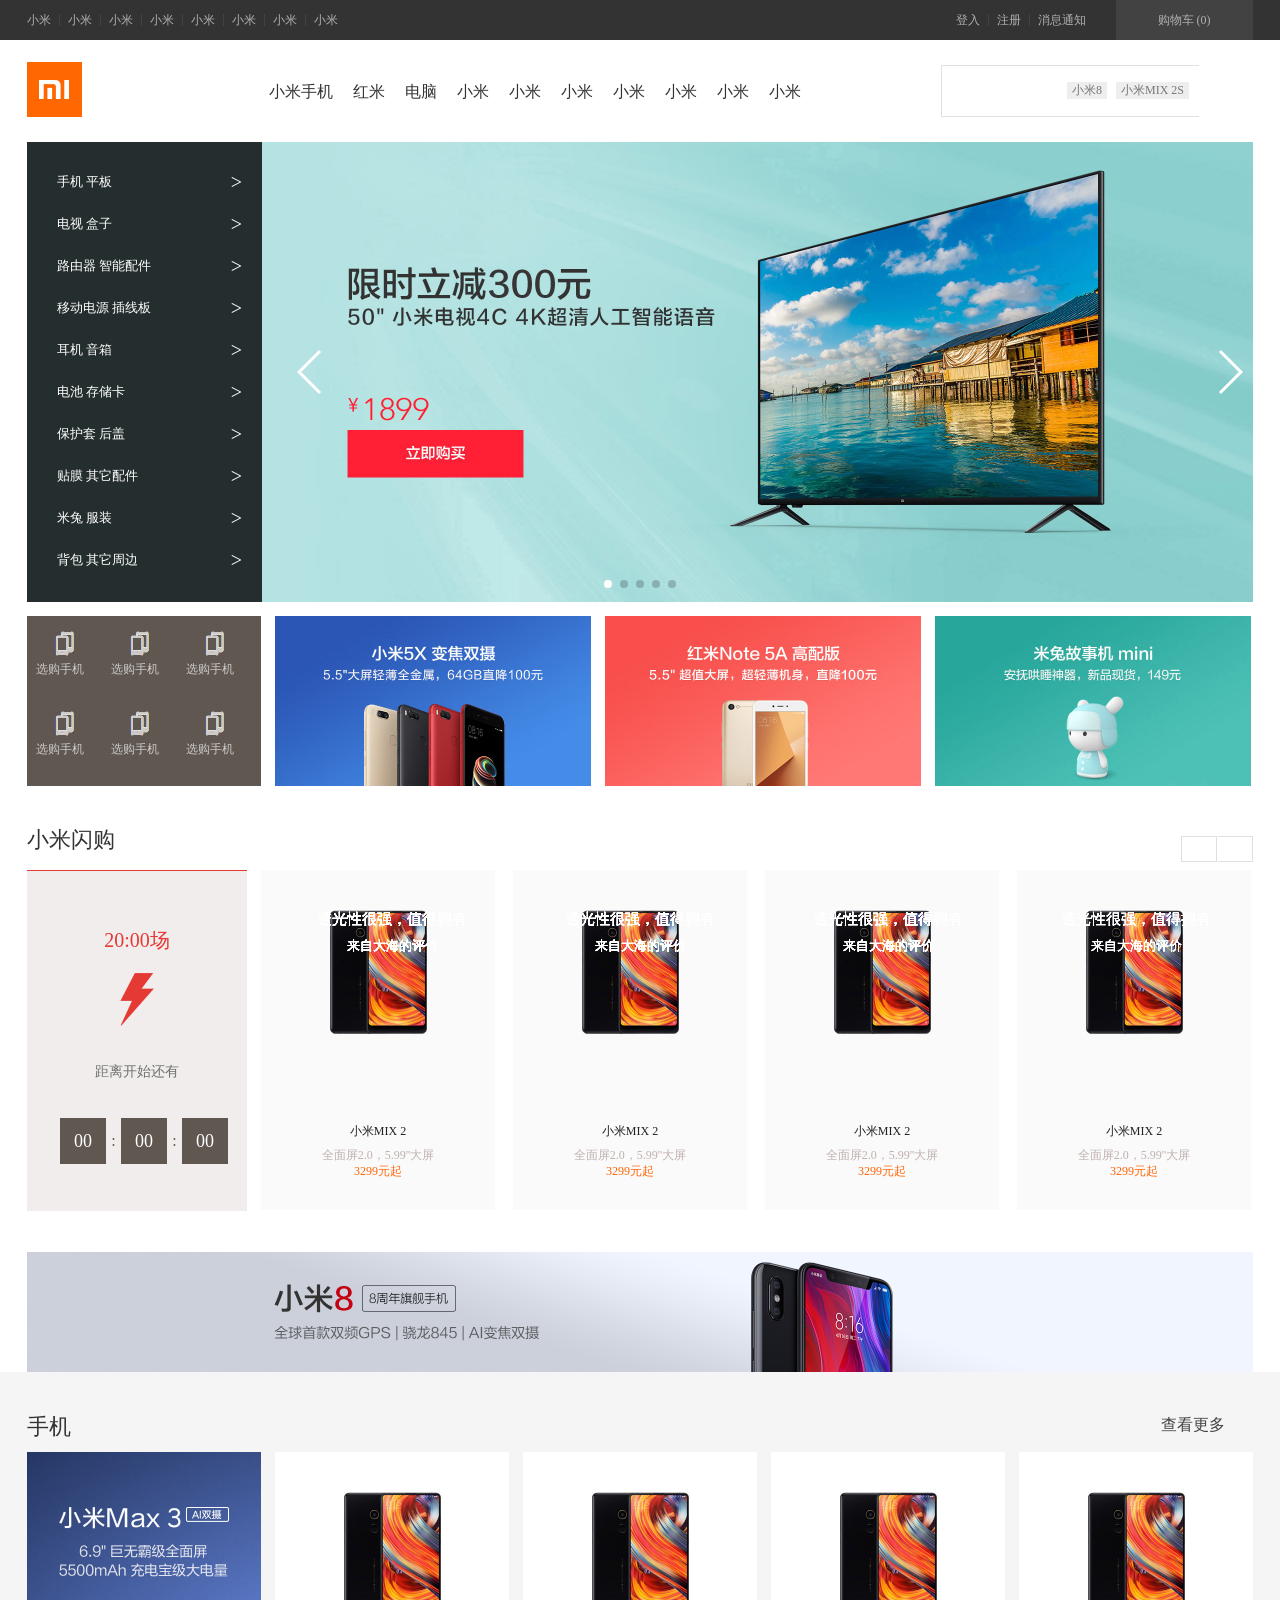
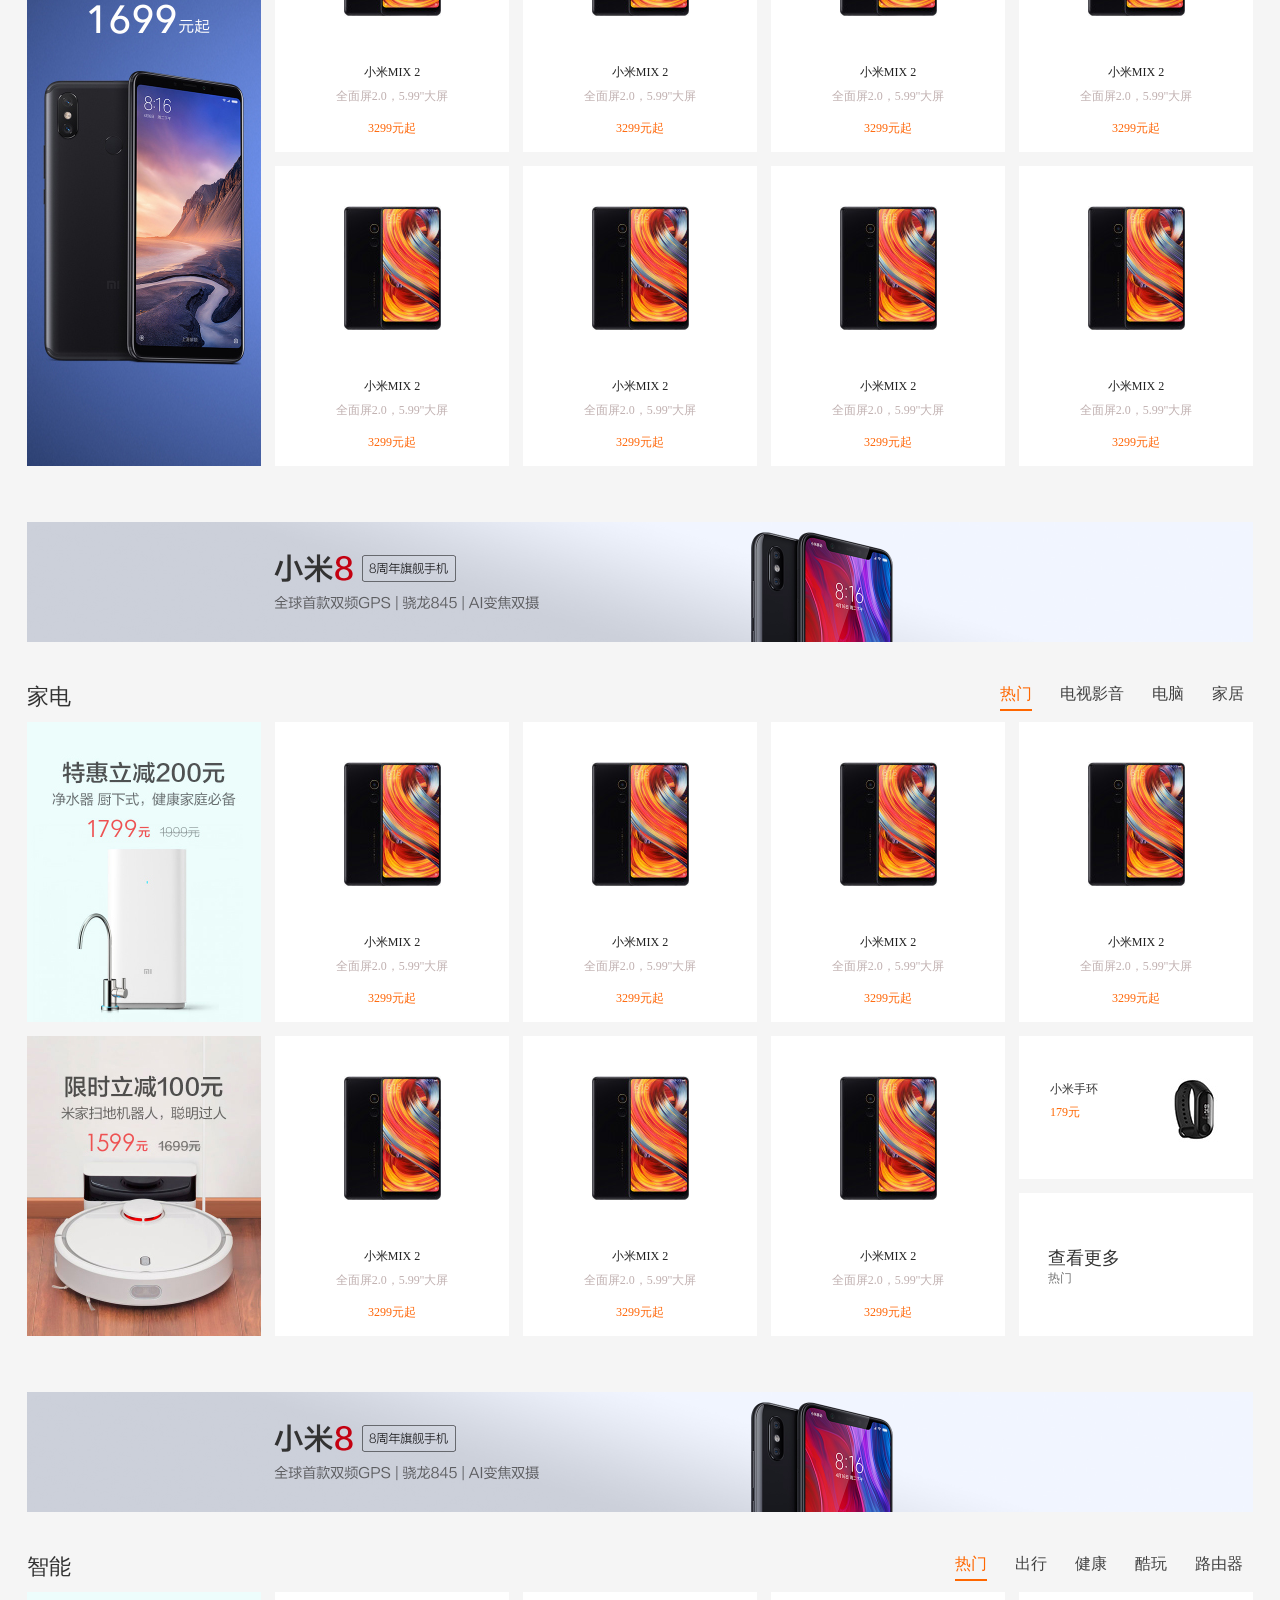
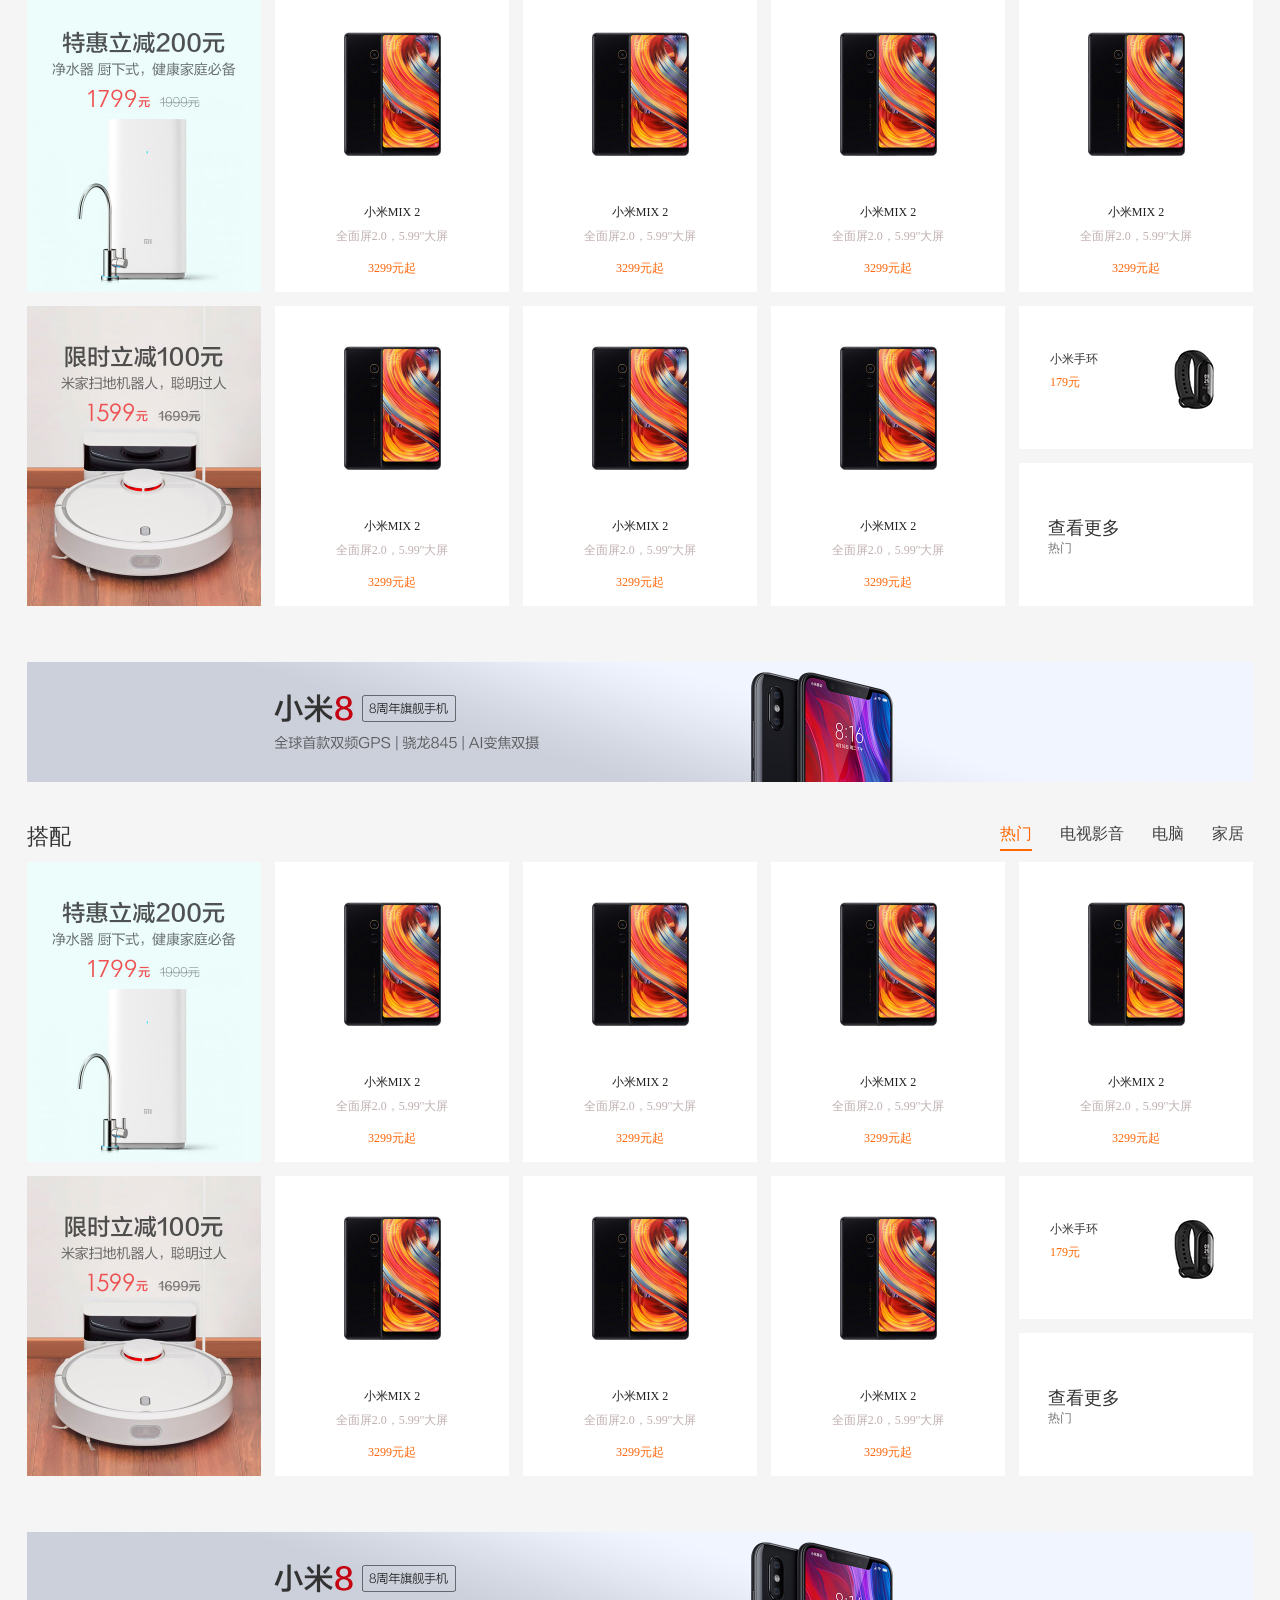
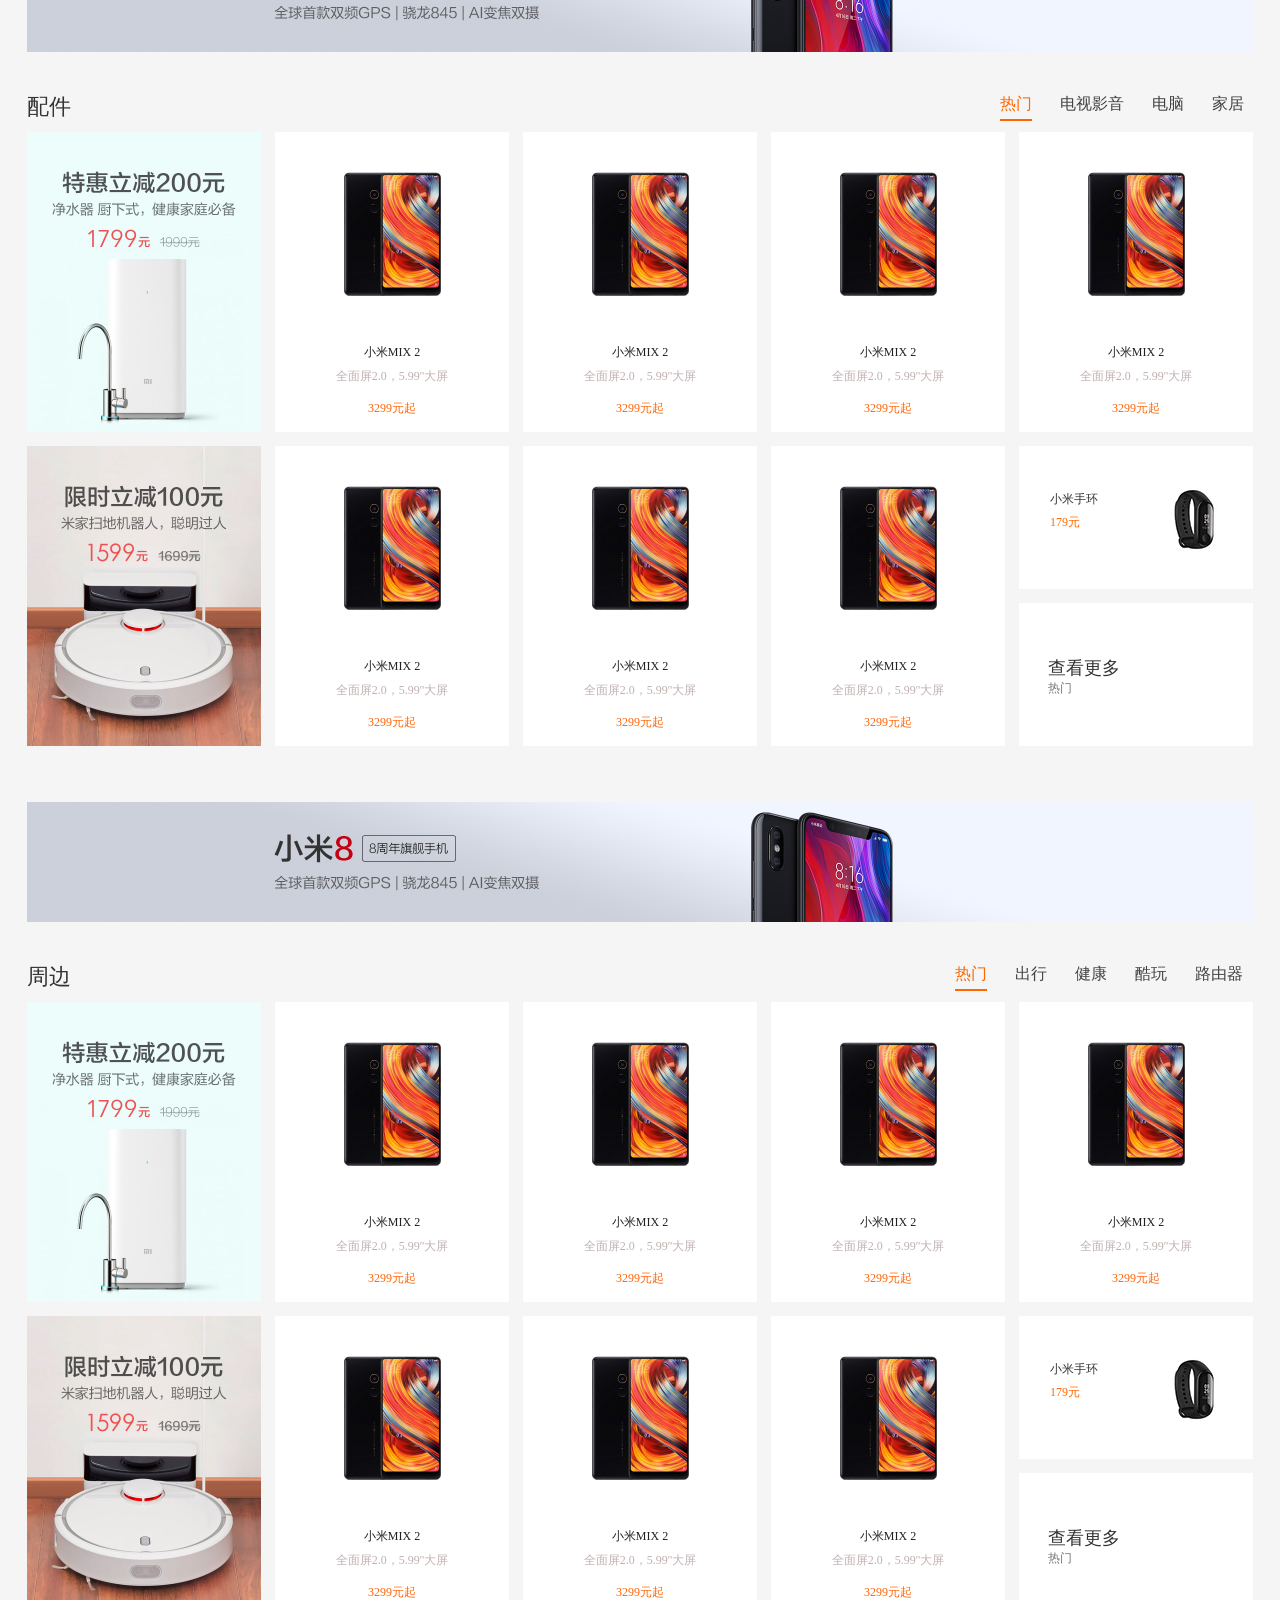
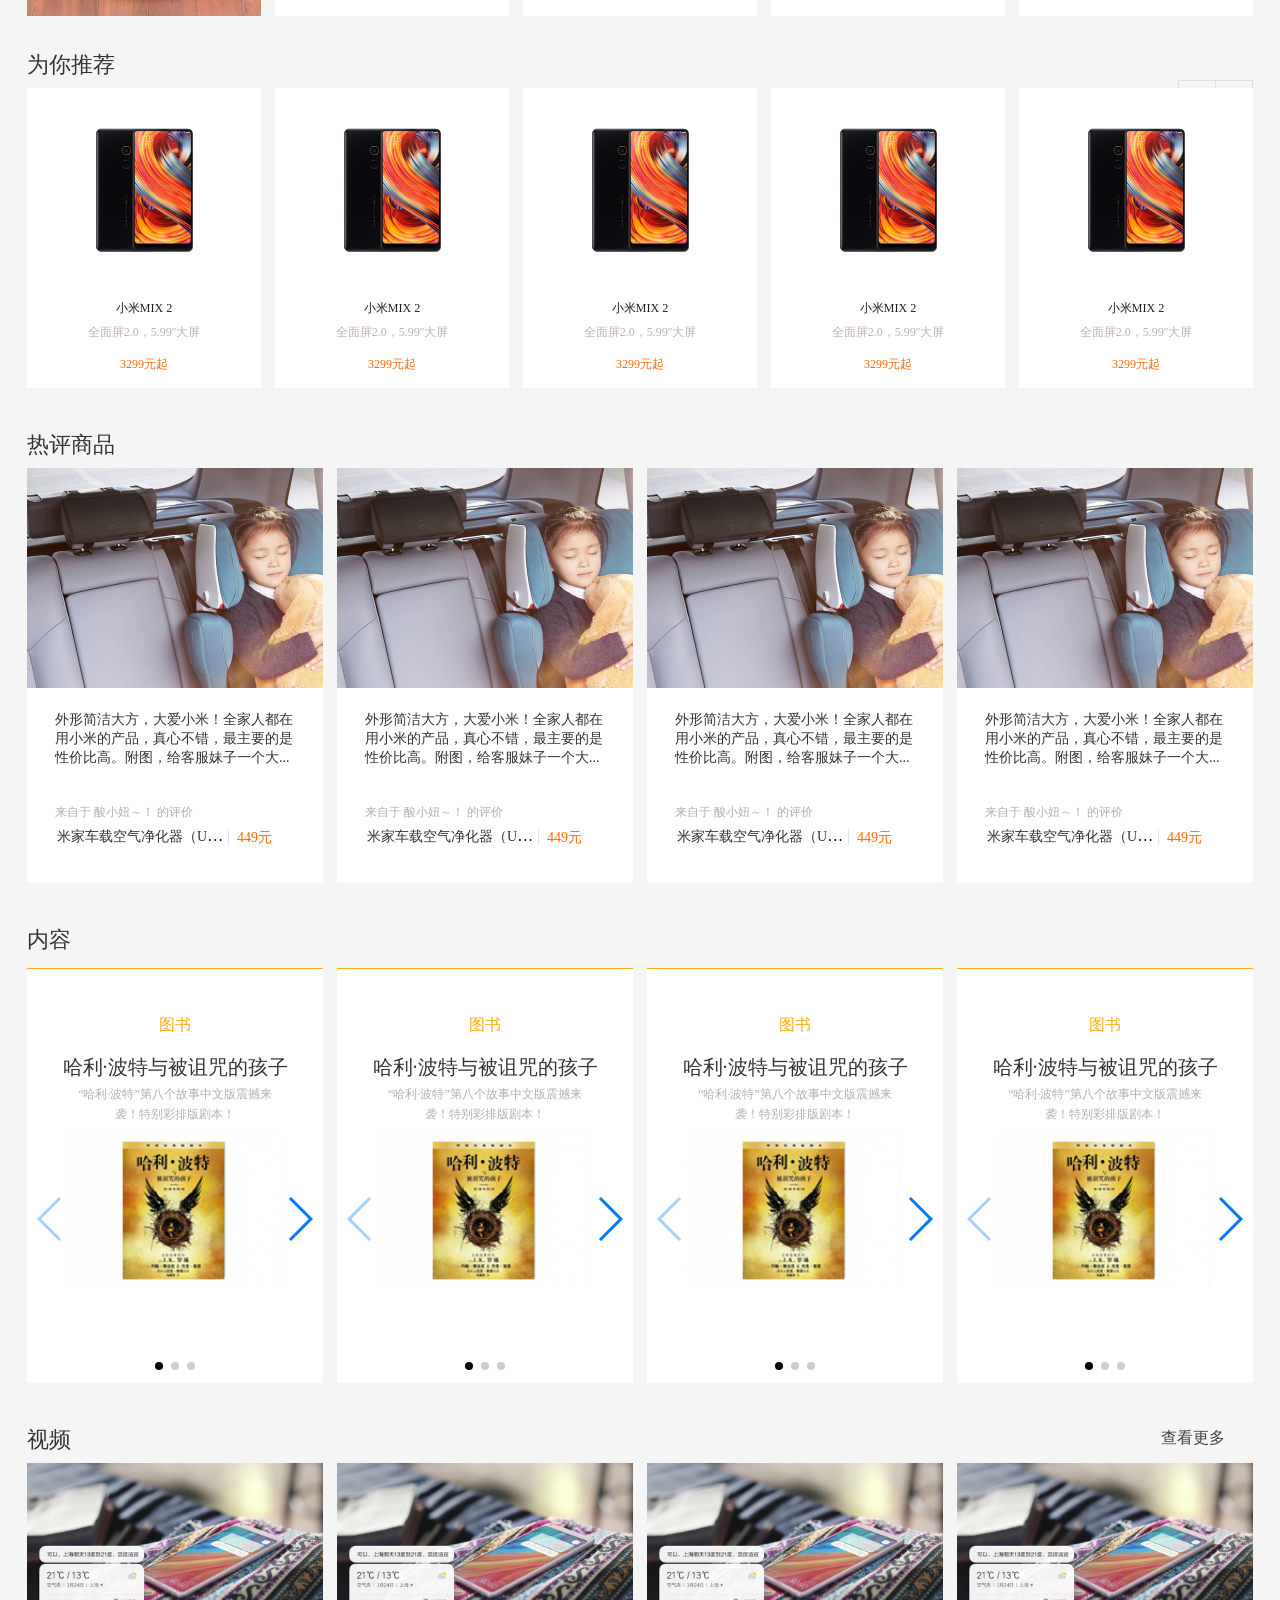
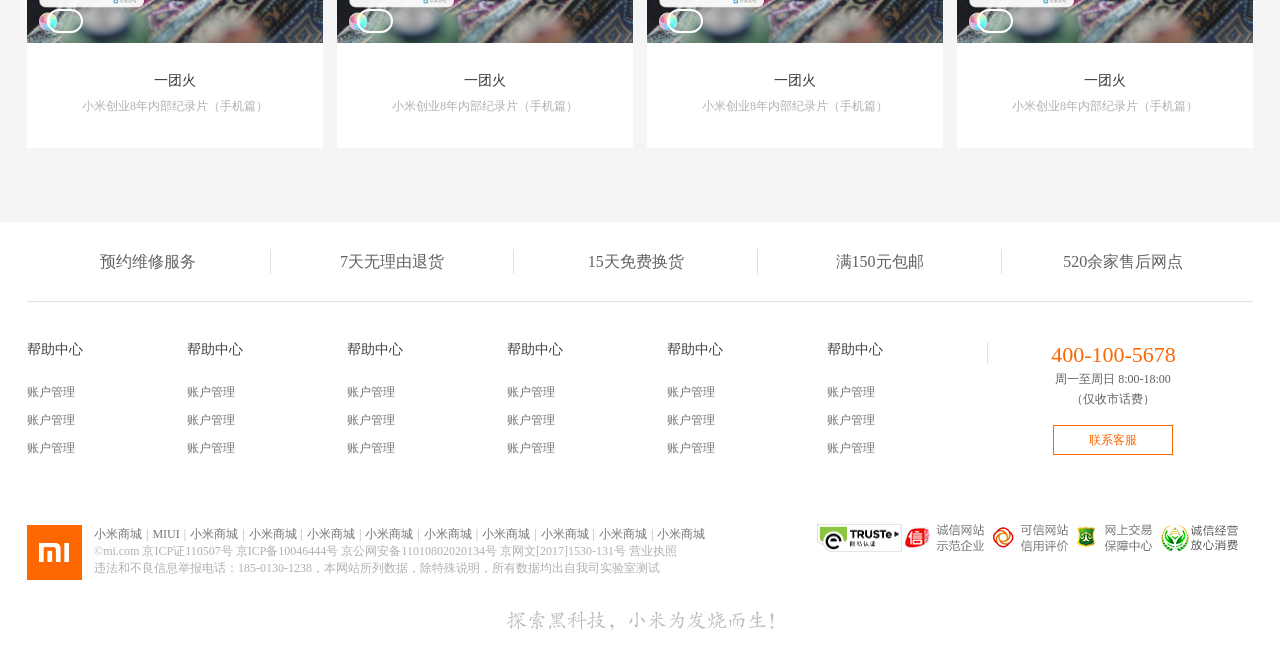
<file: index.html>
<!DOCTYPE html>
<html lang="en">
<head>
    <meta charset="UTF-8">
    <title>首页</title>
    <link rel="stylesheet" type="text/css" href="css/common.css">
    <link rel="stylesheet" href="css/index.css">
    <link rel="stylesheet" href="//at.alicdn.com/t/font_860568_mk3sztn8ofe.css">
    <link rel="stylesheet" href="css/swiper.min.css">
</head>
<body>
<!--顶部广告-->
    <!--<div class="top-show">-->
        <!--&lt;!&ndash;<img src="images/top.jpg" alt="">&ndash;&gt;-->
    <!--</div>-->
<!-- top -->
    <div id="top">
        <div class="top">
            <ul class="top-left">
                <li class="top-left-first"><a href="javascript:;">小米</a></li>
                <li><a href="javascript:;">小米</a></li>
                <li><a href="javascript:;">小米</a></li>
                <li><a href="javascript:;">小米</a></li>
                <li><a href="javascript:;">小米</a></li>
                <li><a href="javascript:;">小米</a></li>
                <li><a href="javascript:;">小米</a></li>
                <li class="top-left-last"><a href="javascript:;">小米</a></li>
            </ul>
            <ul class="top-right">
                <li class="login"><a href="javascript:;">登入</a></li>
                <li class="register"><a href="javascript:;">注册</a></li>
                <li class="top-right-last"><a href="javascript:;">消息通知</a></li>
                <li class="shop-car">
                    <a href="javascript:;">
                        <i class="iconfont icon-gouwuchekong"></i>
                        购物车
                        <span>(0)</span>
                    </a>
                </li>
            </ul>
        </div>
    </div>
<!-- nav -->
    <div id="nav">
        <div class="nav-hidden">
            <ul class="nav-hidden-list nav-first">
                <li>
                    <a href="javascript:;">
                        <img src="images/star_03.jpg" alt="">
                    </a>
                    <p>
                        <a href="javascript:;">小米8 青春版</a>
                    </p>
                    <span>1339元起</span>
                </li>
                <i class="nav-border"></i>
                <li>
                    <a href="javascript:;">
                        <img src="images/star_03.jpg" alt="">
                    </a>
                    <p>
                        <a href="javascript:;">小米8 青春版</a>
                    </p>
                    <span>1339元起</span>
                </li>
            </ul>
            <ul class="nav-hidden-list nav-second">
                <li>
                    <a href="javascript:;">
                        <img src="images/hm.png" alt="">
                    </a>
                    <p>
                        <a href="javascript:;">小米8 青春版</a>
                    </p>
                    <span>1339元起</span>
                </li>
                <i class="nav-border"></i>
                <li>
                    <a href="javascript:;">
                        <img src="images/hm.png" alt="">
                    </a>
                    <p>
                        <a href="javascript:;">小米8 青春版</a>
                    </p>
                    <span>1339元起</span>
                </li>
            </ul>
            <ul class="nav-hidden-list nav-third">
                <li>
                    <a href="javascript:;">
                        <img src="images/bijiben32012.5.jpg" alt="">
                    </a>
                    <p>
                        <a href="javascript:;">小米8 青春版</a>
                    </p>
                    <span>1339元起</span>
                </li>
                <i class="nav-border"></i>
                <li>
                    <a href="javascript:;">
                        <img src="images/bijiben32012.5.jpg" alt="">
                    </a>
                    <p>
                        <a href="javascript:;">小米8 青春版</a>
                    </p>
                    <span>1339元起</span>
                </li>
            </ul>
        </div>
        <div class="nav">
            <div class="logo">
                <img src="images/mi_03.jpg">
            </div>
            <ul class="nav-center">
                <li class="nav-center-first xiaomi-phone nav-item"><a href="javascript:;">小米手机</a></li>
                <li class="redmi nav-item"><a href="javascript:;">红米</a></li>
                <li class="computer nav-item"><a href="javascript:;">电脑</a></li>
                <li><a href="javascript:;">小米</a></li>
                <li><a href="javascript:;">小米</a></li>
                <li><a href="javascript:;">小米</a></li>
                <li><a href="javascript:;">小米</a></li>
                <li><a href="javascript:;">小米</a></li>
                <li><a href="javascript:;">小米</a></li>
                <li><a href="javascript:;">小米</a></li>
            </ul>
            <form method="" action="" class="btn">
                <div class="search-input">
                    <input name="" type="text" value="" class="btn-text">
                    <div class="search-list">
                        <ul>
                            <li>小米6X</li>
                            <li>約6件</li>
                        </ul>
                        <ul>
                            <li>小米6X</li>
                            <li>約6件</li>
                        </ul>
                        <ul>
                            <li>小米6X</li>
                            <li>約6件</li>
                        </ul>
                        <ul>
                            <li>小米6X</li>
                            <li>約6件</li>
                        </ul>
                        <ul>
                            <li>小米6X</li>
                            <li>約6件</li>
                        </ul>
                        <ul>
                            <li>小米6X</li>
                            <li>約6件</li>
                        </ul>
                        <ul>
                            <li>小米6X</li>
                            <li>約6件</li>
                        </ul>
                        <ul>
                            <li>小米6X</li>
                            <li>約6件</li>
                        </ul>
                    </div>
                </div>
                <div class="search-btn">
                    <a href="javascript:;" class="btn-sub"></a>
                    <i class="iconfont icon-fangdajing"></i>
                </div>
                <div class="hot-word">
                    <a href="javascript:;">小米8</a>
                    <a href="javascript:;">小米MIX 2S</a>
                </div>
            </form>
        </div>
    </div>
<!--banner-->
    <!-- Swiper -->
    <div class="swiper-container banner">
        <div class="swiper-wrapper">
            <div class="swiper-slide banner-slide">
                <a href="javascript:;"><img src="images/banner1.jpg" alt=""></a>
            </div>
            <div class="swiper-slide banner-slide">
                <a href="javascript:;"><img src="images/banner2.jpg" alt=""></a>
            </div>
            <div class="swiper-slide banner-slide">
                <a href="javascript:;"><img src="images/banner3.jpg" alt=""></a>
            </div>
            <div class="swiper-slide banner-slide">
                <a href="javascript:;"><img src="images/banner4.jpg" alt=""></a>
            </div>
            <div class="swiper-slide banner-slide">
                <a href="javascript:;"><img src="images/banner5.jpg" alt=""></a>
            </div>
        </div>
        <!-- Add Pagination -->
        <div class="swiper-pagination swiper-pagination-white banner-cricle"></div>
        <!-- Add Arrows -->
        <div class="swiper-button-next swiper-button-white banner-btn-r"></div>
        <div class="swiper-button-prev swiper-button-white banner-btn-l"></div>
        <!--menu轮播图上的二级菜单-->
        <ul id="banner_menu_wrap">
            <li class="active" img="">
                <a>手机&nbsp;平板</a>
                <a class="banner_menu_i">&gt;</a>
                <div class="banner_menu_content" style="width: 600px; top: -20px;">
                    <ul class="banner_menu_content_ul">
                        <li>
                            <a><img src="images/minote.jpg"></a><a>大米NOTE</a><span>选购</span></li>
                        <li>
                            <a><img src="images/minote.jpg"></a><a>大米手机4</a><span>选购</span></li>
                        <li>
                            <a><img src="images/minote.jpg"></a><a>红米手机2</a><span>选购</span></li>
                        <li>
                            <a><img src="images/minote.jpg"></a><a>红米手机2A</a><span>选购</span></li>
                        <li>
                            <a><img src="images/minote.jpg"></a><a>红米NOTE2</a><span>选购</span></li>
                        <li>
                            <a><img src="images/minote.jpg"></a><a>红米NOTE&nbsp;4G双卡</a><span>选购</span></li>
                    </ul>
                    <ul class="banner_menu_content_ul">
                        <li>
                            <a><img src="images/minote.jpg"></a><a>大米平板</a><span>选购</span></li>
                        <li>
                            <a><img src="images/minote.jpg"></a><a>电信版</a></li>
                        <li>
                            <a><img src="images/minote.jpg"></a><a>合约机</a></li>
                        <li>
                            <a><img src="images/minote.jpg"></a><a>中信特权</a></li>
                        <li>
                            <a><img src="images/minote.jpg"></a><a>对比手机</a></li>
                    </ul>
                </div>
            </li>
            <li style="background: none;">
                <a>电视&nbsp;盒子</a>
                <a class="banner_menu_i">&gt;</a>
                <div class="banner_menu_content" style="width: 600px; top: -62px; border: 0px solid rgb(240, 240, 240); display: none;">
                    <ul class="banner_menu_content_ul">
                        <li>
                            <a><img src="images/minote.jpg"></a><a>大米电视40英寸</a></li>
                        <li>
                            <a><img src="images/minote.jpg"></a><a>大米电视48英寸</a></li>
                        <li>
                            <a><img src="images/minote.jpg"></a><a>大米电视49英寸</a></li>
                        <li>
                            <a><img src="images/minote.jpg"></a><a>大米电视55英寸</a></li>
                        <li>
                            <a><img src="images/minote.jpg"></a><a>大米盒子</a></li>
                        <li>
                            <a><img src="images/minote.jpg"></a><a>大米盒子MINI</a></li>
                    </ul>
                    <ul class="banner_menu_content_ul">
                        <li>
                            <a><img src="images/minote.jpg"></a><a>大米电视配件</a><span>选购</span></li>
                    </ul>
                </div>
            </li>
            <li style="background: none;">
                <a>路由器&nbsp;智能配件</a>
                <a class="banner_menu_i">&gt;</a>
                <div class="banner_menu_content" style="width: 900px; top: -104px; border: 0px solid rgb(240, 240, 240); display: none;">
                    <ul class="banner_menu_content_ul">
                        <li>
                            <a><img src="images/minote.jpg"></a><a>大米路由器</a></li>
                        <li>
                            <a><img src="images/minote.jpg"></a><a>大米路由器&nbsp;青春版</a></li>
                        <li>
                            <a><img src="images/minote.jpg"></a><a>净化器</a></li>
                        <li>
                            <a><img src="images/minote.jpg"></a><a>摄像机</a></li>
                        <li>
                            <a><img src="images/minote.jpg"></a><a>体重称</a></li>
                        <li>
                            <a><img src="images/minote.jpg"></a><a>智能插头</a></li>
                    </ul>
                    <ul class="banner_menu_content_ul">
                        <li>
                            <a><img src="images/minote.jpg"></a><a>大米路由器MINI</a></li>
                        <li>
                            <a><img src="images/minote.jpg"></a><a>大米WIFI放大器</a></li>
                        <li>
                            <a><img src="images/minote.jpg"></a><a>运动相机</a></li>
                        <li>
                            <a><img src="images/minote.jpg"></a><a>净水器</a></li>
                        <li>
                            <a><img src="images/minote.jpg"></a><a>血压计</a></li>
                        <li>
                            <a><img src="images/minote.jpg"></a><a>床头灯</a></li>
                    </ul>
                    <ul class="banner_menu_content_ul">
                        <li>
                            <a><img src="images/minote.jpg"></a><a>智能家庭套装</a></li>
                        <li>
                            <a><img src="images/minote.jpg"></a><a>大米手环</a></li>
                        <li>
                            <a><img src="images/minote.jpg"></a><a>全部智能硬件</a></li>
                    </ul>
                </div>
            </li>
            <li style="background: none;">
                <a>移动电源&nbsp;插线板</a>
                <a class="banner_menu_i">&gt;</a>
                <div class="banner_menu_content" style="width: 300px; top: -146px; border: 0px solid rgb(240, 240, 240); display: none;">
                    <ul class="banner_menu_content_ul">
                        <li>
                            <a><img src="images/minote.jpg "></a><a>大米移动电源</a></li>
                        <li>
                            <a><img src="images/minote.jpg"></a><a>大米插线板</a></li>
                        <li>
                            <a><img src="images/minote.jpg"></a><a>品牌移动电源</a></li>
                        <li>
                            <a><img src="images/minote.jpg"></a><a>移动电源附件</a></li>
                    </ul>
                </div>
            </li>
            <li style="background: none;">
                <a>耳机&nbsp;音箱</a>
                <a class="banner_menu_i">&gt;</a>
                <div class="banner_menu_content" style="width: 300px; top: -188px; border: 0px solid rgb(240, 240, 240); display: none;">
                    <ul class="banner_menu_content_ul">
                        <li>
                            <a><img src="images/minote.jpg"></a><a>大米头戴式耳机</a></li>
                        <li>
                            <a><img src="images/minote.jpg"></a><a>大米活塞耳机</a></li>
                        <li>
                            <a><img src="images/minote.jpg"></a><a>大米蓝牙耳机</a></li>
                        <li>
                            <a><img src="images/minote.jpg"></a><a>品牌耳机</a></li>
                        <li>
                            <a><img src="images/minote.jpg"></a><a>音箱</a></li>
                    </ul>
                </div>
            </li>
            <li style="background: none;">
                <a>电池&nbsp;存储卡</a>
                <a class="banner_menu_i">&gt;</a>
                <div class="banner_menu_content" style="width: 300px; top: -230px; border: 0px solid rgb(240, 240, 240); display: none;">
                    <ul class="banner_menu_content_ul">
                        <li>
                            <a><img src="images/minote.jpg"></a><a>电池</a></li>
                        <li>
                            <a><img src="images/minote.jpg"></a><a>充电器</a></li>
                        <li>
                            <a><img src="images/minote.jpg"></a><a>线材</a></li>
                        <li>
                            <a><img src="images/minote.jpg"></a><a>存储卡</a></li>
                    </ul>
                </div>
            </li>
            <li style="background: none;">
                <a>保护套&nbsp;后盖</a>
                <a class="banner_menu_i">&gt;</a>
                <div class="banner_menu_content" style="width: 300px; top: -272px; border: 0px solid rgb(240, 240, 240); display: none;">
                    <ul class="banner_menu_content_ul">
                        <li>
                            <a><img src="images/minote.jpg"></a><a>保护套/保护壳</a></li>
                        <li>
                            <a><img src="images/minote.jpg"></a><a>后盖</a></li>
                    </ul>
                </div>
            </li>
            <li>
                <a>贴膜&nbsp;其它配件</a>
                <a class="banner_menu_i">&gt;</a>
                <div class="banner_menu_content" style="width: 600px; top: -314px;">
                    <ul class="banner_menu_content_ul">
                        <li>
                            <a><img src="images/minote.jpg"></a><a>贴膜</a></li>
                        <li>
                            <a><img src="images/minote.jpg"></a><a>自拍杆</a></li>
                        <li>
                            <a><img src="images/minote.jpg"></a><a>蓝牙手柄</a></li>
                        <li>
                            <a><img src="images/minote.jpg"></a><a>贴纸</a></li>
                        <li>
                            <a><img src="images/minote.jpg"></a><a>防尘塞</a></li>
                        <li>
                            <a><img src="images/minote.jpg"></a><a>手机支架</a></li>
                    </ul>
                    <ul class="banner_menu_content_ul">
                        <li>
                            <a><img src="images/minote.jpg"></a><a>耳机绕线器</a></li>
                        <li>
                            <a><img src="images/minote.jpg"></a><a>随身WIFI</a></li>
                    </ul>
                </div>
            </li>
            <li>
                <a>米兔&nbsp;服装</a>
                <a class="banner_menu_i">&gt;</a>
                <div class="banner_menu_content" style="width: 300px; top: -356px;">
                    <ul class="banner_menu_content_ul">
                        <li>
                            <a><img src="images/minote.jpg"></a><a>米兔</a></li>
                        <li>
                            <a><img src="images/minote.jpg"></a><a>服装</a></li>
                    </ul>
                </div>
            </li>
            <li>
                <a>背包&nbsp;其它周边</a>
                <a class="banner_menu_i">&gt;</a>
                <div class="banner_menu_content" style="width: 300px; top: -398px;">
                    <ul class="banner_menu_content_ul">
                        <li>
                            <a><img src="images/minote.jpg"></a><a>背包</a></li>
                        <li>
                            <a><img src="images/minote.jpg"></a><a>大米鼠标坠</a></li>
                        <li>
                            <a><img src="images/minote.jpg"></a><a>生活周边</a></li>
                        <li>
                            <a><img src="images/minote.jpg"></a><a>玩酷产品</a></li>
                    </ul>
                </div>
            </li>
        </ul>
    </div>
<!-- show -->
    <div class="case">
        <ul class="case-left">
            <li>
                <a href="javascript:;">选购手机</a>
            </li>
            <li><a href="javascript:;">选购手机</a></li>
            <li><a href="javascript:;">选购手机</a></li>
            <li><a href="javascript:;">选购手机</a></li>
            <li><a href="javascript:;">选购手机</a></li>
            <li><a href="javascript:;">选购手机</a></li>
        </ul>
        <div class="case-right">
            <a href="javascript:;"><img src="images/case2_03.jpg" alt=""></a>
            <a href="javascript:;"><img src="images/case3_03.jpg" alt=""></a>
            <a href="javascript:;"><img src="images/case4_03.jpg" alt=""></a>
        </div>
    </div>
<!-- star-product -->
    <div class="star">
        <div class="star-top">
            <h2>小米闪购</h2>
            <!--按钮-->
            <div class="star-btn">
                <a href="javascript:;" class="btn-l">
                    <i class="iconfont icon-xiangzuo"></i>
                </a>
                <a href="javascript:;" class="btn-r">
                    <i class="iconfont icon-xiangyou"></i>
                </a>
            </div>
        </div>
        <ul class="star-bottom">
            <li class="star-first">
                <div class="time-title">20:00场</div>
                <img src="images/flashpurchase.png">
                <div class="sub-time">距离开始还有</div>
                <ul class="count-time">
                    <li class="box hours">00</li>
                    <li class="dash">:</li>
                    <li class="box minutes">49</li>
                    <li class="dash">:</li>
                    <li class="box seconds">24</li>
                </ul>
            </li>
        </ul>
        <div class="star-wrapper">
            <ul class="wrapper-list">
                <li>
                    <a href="javascript:;">
                        <img src="images/star_03.jpg">
                        <h2>小米MIX 2</h2>
                        <p>全面屏2.0，5.99''大屏</p>
                        <span>3299元起</span>
                    </a>
                </li>
                <li>
                    <a href="javascript:;">
                        <img src="images/star_03.jpg">
                        <h2>小米MIX 2</h2>
                        <p>全面屏2.0，5.99''大屏</p>
                        <span>3299元起</span>
                    </a>
                </li>
                <li>
                    <a href="javascript:;">
                        <img src="images/star_03.jpg">
                        <h2>小米MIX 2</h2>
                        <p>全面屏2.0，5.99''大屏</p>
                        <span>3299元起</span>
                    </a>
                </li>
                <li class="last">
                    <a href="javascript:;">
                        <img src="images/star_03.jpg">
                        <h2>小米MIX 2</h2>
                        <p>全面屏2.0，5.99''大屏</p>
                        <span>3299元起</span>
                    </a>
                </li>
                <li>
                    <a href="javascript:;">
                        <img src="images/star_03.jpg">
                        <h2>小米MIX 2</h2>
                        <p>全面屏2.0，5.99''大屏</p>
                        <span>3299元起</span>
                    </a>
                </li>
                <li>
                    <a href="javascript:;">
                        <img src="images/star_03.jpg">
                        <h2>小米MIX 2</h2>
                        <p>全面屏2.0，5.99''大屏</p>
                        <span>3299元起</span>
                    </a>
                </li>
                <li>
                    <a href="javascript:;">
                        <img src="images/mi_03.jpg">
                        <h2>小米MIX 2</h2>
                        <p>全面屏2.0，5.99''大屏</p>
                        <span>3299元起</span>
                    </a>
                </li>
            </ul>
        </div>
    </div>
<!--home-banner-->
    <div class="home-banner">
        <img src="images/big.jpg" alt="">
    </div>
<!--产品区-->
    <div id="main-home">
        <div class="main-home">
            <!--手机-->
            <div class="show-prd">
                <!--头部-->
                <div class="phone-top">
                    <h2 class="title">手机</h2>
                    <div class="phone-more">
                        <a href="javascript:;">
                            查看更多
                            <i class="iconfont icon-xiangyou1"></i>
                        </a>
                    </div>
                </div>
                <!--展示区-->
                <div class="row">
                    <div class="row-star">
                        <a href="javascript:;">
                            <img src="images/row_03.jpg" alt="">
                        </a>
                    </div>
                    <div class="row-product">
                        <ul class="row-list">
                            <li>
                                <a href="javascript:;">
                                    <img src="images/star_03.jpg">
                                    <h2>小米MIX 2</h2>
                                    <p>全面屏2.0，5.99''大屏</p>
                                    <span>3299元起</span>
                                </a>
                            </li>
                            <li>
                                <a href="javascript:;">
                                    <img src="images/star_03.jpg">
                                    <h2>小米MIX 2</h2>
                                    <p>全面屏2.0，5.99''大屏</p>
                                    <span>3299元起</span>
                                </a>
                            </li>
                            <li>
                                <a href="javascript:;">
                                    <img src="images/star_03.jpg">
                                    <h2>小米MIX 2</h2>
                                    <p>全面屏2.0，5.99''大屏</p>
                                    <span>3299元起</span>
                                </a>
                            </li>
                            <li>
                                <a href="javascript:;">
                                    <img src="images/star_03.jpg">
                                    <h2>小米MIX 2</h2>
                                    <p>全面屏2.0，5.99''大屏</p>
                                    <span>3299元起</span>
                                </a>
                            </li>
                            <li>
                                <a href="javascript:;">
                                    <img src="images/star_03.jpg">
                                    <h2>小米MIX 2</h2>
                                    <p>全面屏2.0，5.99''大屏</p>
                                    <span>3299元起</span>
                                </a>
                            </li>
                            <li>
                                <a href="javascript:;">
                                    <img src="images/star_03.jpg">
                                    <h2>小米MIX 2</h2>
                                    <p>全面屏2.0，5.99''大屏</p>
                                    <span>3299元起</span>
                                </a>
                            </li>
                            <li>
                                <a href="javascript:;">
                                    <img src="images/star_03.jpg">
                                    <h2>小米MIX 2</h2>
                                    <p>全面屏2.0，5.99''大屏</p>
                                    <span>3299元起</span>
                                </a>
                            </li>
                            <li>
                                <a href="javascript:;">
                                    <img src="images/star_03.jpg">
                                    <h2>小米MIX 2</h2>
                                    <p>全面屏2.0，5.99''大屏</p>
                                    <span>3299元起</span>
                                </a>
                            </li>
                        </ul>
                    </div>
                </div>
            </div>
            <!--home-banner-->
            <div class="home-banner">
                <img src="images/big.jpg" alt="">
            </div>
            <!--家电-->
            <div class="show-prd">
                <!--头部-->
                <div class="machine-top">
                    <h2 class="title">家电</h2>
                    <ul class="machine-more">
                        <li class="active">热门</li>
                        <li>电视影音</li>
                        <li>电脑</li>
                        <li>家居</li>
                    </ul>
                </div>
                <!--展示区-->
                <div class="row">
                    <div class="row-star-another">
                        <ul>
                            <li class="row-img">
                                <a href="javascript:;">
                                    <img src="images/row_0_03.jpg">
                                </a>
                            </li>
                            <li class="row-img row-top">
                                <a href="javascript:;">
                                    <img src="images/row_0_06.jpg">
                                </a>
                            </li>
                        </ul>
                    </div>
                    <div class="row-product">
                        <ul class="row-list-anther">
                            <li>
                                <a href="javascript:;">
                                    <img src="images/star_03.jpg">
                                </a>
                                <h2>小米MIX 2</h2>
                                <p>全面屏2.0，5.99''大屏</p>
                                <span>3299元起</span>
                                <div class="hidden">
                                    <h4>透光性很强，值得拥有</h4>
                                    <h5>来自大海的评价</h5>
                                </div>
                            </li>
                            <li>
                                <a href="javascript:;">
                                    <img src="images/star_03.jpg">
                                </a>
                                <h2>小米MIX 2</h2>
                                <p>全面屏2.0，5.99''大屏</p>
                                <span>3299元起</span>
                                <div class="hidden">
                                    <h4>透光性很强，值得拥有</h4>
                                    <h5>来自大海的评价</h5>
                                </div>
                            </li>
                            <li>
                                <a href="javascript:;">
                                    <img src="images/star_03.jpg">
                                </a>
                                <h2>小米MIX 2</h2>
                                <p>全面屏2.0，5.99''大屏</p>
                                <span>3299元起</span>
                                <div class="hidden">
                                    <h4>透光性很强，值得拥有</h4>
                                    <h5>来自大海的评价</h5>
                                </div>
                            </li>
                            <li>
                                <a href="javascript:;">
                                    <img src="images/star_03.jpg">
                                </a>
                                <h2>小米MIX 2</h2>
                                <p>全面屏2.0，5.99''大屏</p>
                                <span>3299元起</span>
                                <div class="hidden">
                                    <h4>透光性很强，值得拥有</h4>
                                    <h5>来自大海的评价</h5>
                                </div>
                            </li>
                            <li>
                                <a href="javascript:;">
                                    <img src="images/star_03.jpg">
                                </a>
                                <h2>小米MIX 2</h2>
                                <p>全面屏2.0，5.99''大屏</p>
                                <span>3299元起</span>
                                <div class="hidden">
                                    <h4>透光性很强，值得拥有</h4>
                                    <h5>来自大海的评价</h5>
                                </div>
                            </li>
                            <li>
                                <a href="javascript:;">
                                    <img src="images/star_03.jpg">
                                </a>
                                <h2>小米MIX 2</h2>
                                <p>全面屏2.0，5.99''大屏</p>
                                <span>3299元起</span>
                                <div class="hidden">
                                    <h4>透光性很强，值得拥有</h4>
                                    <h5>来自大海的评价</h5>
                                </div>
                            </li>
                            <li>
                                <a href="javascript:;">
                                    <img src="images/star_03.jpg">
                                </a>
                                <h2>小米MIX 2</h2>
                                <p>全面屏2.0，5.99''大屏</p>
                                <span>3299元起</span>
                                <div class="hidden">
                                    <h4>透光性很强，值得拥有</h4>
                                    <h5>来自大海的评价</h5>
                                </div>
                            </li>
                            <!--更多内容-->
                            <li class="brick-item-s">
                                <div class="figure-img">
                                    <a href="javascript:;"><img src="images/shouhuan3.jpg" alt=""></a>
                                </div>
                                <h3 class="title-s">
                                    <a href="javascript:;">小米手环</a>
                                </h3>
                                <p class="price">
                                    <a href="javascript:;">179元</a>
                                </p>
                            </li>
                            <li class="brick-item-s">
                                <div class="figure-more">
                                    <a href="javascript:;">
                                        <i class="iconfont icon-xiangyou2"></i>
                                    </a>
                                </div>
                                <a href="javascript:;" class="more">
                                    查看更多
                                    <small>热门</small>
                                </a>
                            </li>
                        </ul>
                    </div>
                </div>
            </div>
            <!--home-banner-->
            <div class="home-banner">
                <img src="images/big.jpg" alt="">
            </div>
            <!--智能-->
            <div class="show-prd">
                <!--头部-->
                <div class="machine-top">
                    <h2 class="title">智能</h2>
                    <ul class="zhineng-more">
                        <li class="active">热门</li>
                        <li>出行</li>
                        <li>健康</li>
                        <li>酷玩</li>
                        <li>路由器</li>
                    </ul>
                </div>
                <!--展示区-->
                <div class="row">
                    <div class="row-star-another">
                        <ul>
                            <li class="row-img">
                                <a href="javascript:;">
                                    <img src="images/row_0_03.jpg">
                                </a>
                            </li>
                            <li class="row-img row-top">
                                <a href="javascript:;">
                                    <img src="images/row_0_06.jpg">
                                </a>
                            </li>
                        </ul>
                    </div>
                    <div class="row-product">
                        <ul class="row-list-anther">
                            <li>
                                <a href="javascript:;">
                                    <img src="images/star_03.jpg">
                                </a>
                                <h2>小米MIX 2</h2>
                                <p>全面屏2.0，5.99''大屏</p>
                                <span>3299元起</span>
                                <div class="hidden">
                                    <h4>透光性很强，值得拥有</h4>
                                    <h5>来自大海的评价</h5>
                                </div>
                            </li>
                            <li>
                                <a href="javascript:;">
                                    <img src="images/star_03.jpg">
                                </a>
                                <h2>小米MIX 2</h2>
                                <p>全面屏2.0，5.99''大屏</p>
                                <span>3299元起</span>
                                <div class="hidden">
                                    <h4>透光性很强，值得拥有</h4>
                                    <h5>来自大海的评价</h5>
                                </div>
                            </li>
                            <li>
                                <a href="javascript:;">
                                    <img src="images/star_03.jpg">
                                </a>
                                <h2>小米MIX 2</h2>
                                <p>全面屏2.0，5.99''大屏</p>
                                <span>3299元起</span>
                                <div class="hidden">
                                    <h4>透光性很强，值得拥有</h4>
                                    <h5>来自大海的评价</h5>
                                </div>
                            </li>
                            <li>
                                <a href="javascript:;">
                                    <img src="images/star_03.jpg">
                                </a>
                                <h2>小米MIX 2</h2>
                                <p>全面屏2.0，5.99''大屏</p>
                                <span>3299元起</span>
                                <div class="hidden">
                                    <h4>透光性很强，值得拥有</h4>
                                    <h5>来自大海的评价</h5>
                                </div>
                            </li>
                            <li>
                                <a href="javascript:;">
                                    <img src="images/star_03.jpg">
                                </a>
                                <h2>小米MIX 2</h2>
                                <p>全面屏2.0，5.99''大屏</p>
                                <span>3299元起</span>
                                <div class="hidden">
                                    <h4>透光性很强，值得拥有</h4>
                                    <h5>来自大海的评价</h5>
                                </div>
                            </li>
                            <li>
                                <a href="javascript:;">
                                    <img src="images/star_03.jpg">
                                </a>
                                <h2>小米MIX 2</h2>
                                <p>全面屏2.0，5.99''大屏</p>
                                <span>3299元起</span>
                                <div class="hidden">
                                    <h4>透光性很强，值得拥有</h4>
                                    <h5>来自大海的评价</h5>
                                </div>
                            </li>
                            <li>
                                <a href="javascript:;">
                                    <img src="images/star_03.jpg">
                                </a>
                                <h2>小米MIX 2</h2>
                                <p>全面屏2.0，5.99''大屏</p>
                                <span>3299元起</span>
                                <div class="hidden">
                                    <h4>透光性很强，值得拥有</h4>
                                    <h5>来自大海的评价</h5>
                                </div>
                            </li>
                            <!--更多内容-->
                            <li class="brick-item-s">
                                <div class="figure-img">
                                    <a href="javascript:;"><img src="images/shouhuan3.jpg" alt=""></a>
                                </div>
                                <h3 class="title-s">
                                    <a href="javascript:;">小米手环</a>
                                </h3>
                                <p class="price">
                                    <a href="javascript:;">179元</a>
                                </p>
                            </li>
                            <li class="brick-item-s">
                                <div class="figure-more">
                                    <a href="javascript:;">
                                        <i class="iconfont icon-xiangyou2"></i>
                                    </a>
                                </div>
                                <a href="javascript:;" class="more">
                                    查看更多
                                    <small>热门</small>
                                </a>
                            </li>
                        </ul>
                    </div>

                </div>
            </div>
            <!--home-banner-->
            <div class="home-banner">
                <img src="images/big.jpg" alt="">
            </div>
            <!--搭配-->
            <div class="show-prd">
                <!--头部-->
                <div class="machine-top">
                    <h2 class="title">搭配</h2>
                    <ul class="machine-more">
                        <li class="active">热门</li>
                        <li>电视影音</li>
                        <li>电脑</li>
                        <li>家居</li>
                    </ul>
                </div>
                <!--展示区-->
                <div class="row">
                    <div class="row-star-another">
                        <ul>
                            <li class="row-img">
                                <a href="javascript:;">
                                    <img src="images/row_0_03.jpg">
                                </a>
                            </li>
                            <li class="row-img row-top">
                                <a href="javascript:;">
                                    <img src="images/row_0_06.jpg">
                                </a>
                            </li>
                        </ul>
                    </div>
                    <div class="row-product">
                        <ul class="row-list-anther">
                            <li>
                                <a href="javascript:;">
                                    <img src="images/star_03.jpg">
                                </a>
                                <h2>小米MIX 2</h2>
                                <p>全面屏2.0，5.99''大屏</p>
                                <span>3299元起</span>
                                <div class="hidden">
                                    <h4>透光性很强，值得拥有</h4>
                                    <h5>来自大海的评价</h5>
                                </div>
                            </li>
                            <li>
                                <a href="javascript:;">
                                    <img src="images/star_03.jpg">
                                </a>
                                <h2>小米MIX 2</h2>
                                <p>全面屏2.0，5.99''大屏</p>
                                <span>3299元起</span>
                                <div class="hidden">
                                    <h4>透光性很强，值得拥有</h4>
                                    <h5>来自大海的评价</h5>
                                </div>
                            </li>
                            <li>
                                <a href="javascript:;">
                                    <img src="images/star_03.jpg">
                                </a>
                                <h2>小米MIX 2</h2>
                                <p>全面屏2.0，5.99''大屏</p>
                                <span>3299元起</span>
                                <div class="hidden">
                                    <h4>透光性很强，值得拥有</h4>
                                    <h5>来自大海的评价</h5>
                                </div>
                            </li>
                            <li>
                                <a href="javascript:;">
                                    <img src="images/star_03.jpg">
                                </a>
                                <h2>小米MIX 2</h2>
                                <p>全面屏2.0，5.99''大屏</p>
                                <span>3299元起</span>
                                <div class="hidden">
                                    <h4>透光性很强，值得拥有</h4>
                                    <h5>来自大海的评价</h5>
                                </div>
                            </li>
                            <li>
                                <a href="javascript:;">
                                    <img src="images/star_03.jpg">
                                </a>
                                <h2>小米MIX 2</h2>
                                <p>全面屏2.0，5.99''大屏</p>
                                <span>3299元起</span>
                                <div class="hidden">
                                    <h4>透光性很强，值得拥有</h4>
                                    <h5>来自大海的评价</h5>
                                </div>
                            </li>
                            <li>
                                <a href="javascript:;">
                                    <img src="images/star_03.jpg">
                                </a>
                                <h2>小米MIX 2</h2>
                                <p>全面屏2.0，5.99''大屏</p>
                                <span>3299元起</span>
                                <div class="hidden">
                                    <h4>透光性很强，值得拥有</h4>
                                    <h5>来自大海的评价</h5>
                                </div>
                            </li>
                            <li>
                            <a href="javascript:;">
                                <img src="images/star_03.jpg">
                            </a>
                            <h2>小米MIX 2</h2>
                            <p>全面屏2.0，5.99''大屏</p>
                            <span>3299元起</span>
                            <div class="hidden">
                                <h4>透光性很强，值得拥有</h4>
                                <h5>来自大海的评价</h5>
                            </div>
                            </li>
                            <!--更多内容-->
                            <li class="brick-item-s">
                                <div class="figure-img">
                                    <a href="javascript:;"><img src="images/shouhuan3.jpg" alt=""></a>
                                </div>
                                <h3 class="title-s">
                                    <a href="javascript:;">小米手环</a>
                                </h3>
                                <p class="price">
                                    <a href="javascript:;">179元</a>
                                </p>
                            </li>
                            <li class="brick-item-s">
                                <div class="figure-more">
                                    <a href="javascript:;">
                                        <i class="iconfont icon-xiangyou2"></i>
                                    </a>
                                </div>
                                <a href="javascript:;" class="more">
                                    查看更多
                                    <small>热门</small>
                                </a>
                            </li>
                        </ul>
                    </div>

                </div>
            </div>
            <!--home-banner-->
            <div class="home-banner">
                <img src="images/big.jpg" alt="">
            </div>
            <!--配件-->
            <div class="show-prd">
                <!--头部-->
                <div class="machine-top">
                    <h2 class="title">配件</h2>
                    <ul class="machine-more">
                        <li class="active">热门</li>
                        <li>电视影音</li>
                        <li>电脑</li>
                        <li>家居</li>
                    </ul>
                </div>
                <!--展示区-->
                <div class="row">
                    <div class="row-star-another">
                        <ul>
                            <li class="row-img">
                                <a href="javascript:;">
                                    <img src="images/row_0_03.jpg">
                                </a>
                            </li>
                            <li class="row-img row-top">
                                <a href="javascript:;">
                                    <img src="images/row_0_06.jpg">
                                </a>
                            </li>
                        </ul>
                    </div>
                    <div class="row-product">
                        <ul class="row-list-anther">
                            <li>
                                <a href="javascript:;">
                                    <img src="images/star_03.jpg">
                                </a>
                                <h2>小米MIX 2</h2>
                                <p>全面屏2.0，5.99''大屏</p>
                                <span>3299元起</span>
                                <div class="hidden">
                                    <h4>透光性很强，值得拥有</h4>
                                    <h5>来自大海的评价</h5>
                                </div>
                            </li>
                            <li>
                                <a href="javascript:;">
                                    <img src="images/star_03.jpg">
                                </a>
                                <h2>小米MIX 2</h2>
                                <p>全面屏2.0，5.99''大屏</p>
                                <span>3299元起</span>
                                <div class="hidden">
                                    <h4>透光性很强，值得拥有</h4>
                                    <h5>来自大海的评价</h5>
                                </div>
                            </li>
                            <li>
                                <a href="javascript:;">
                                    <img src="images/star_03.jpg">
                                </a>
                                <h2>小米MIX 2</h2>
                                <p>全面屏2.0，5.99''大屏</p>
                                <span>3299元起</span>
                                <div class="hidden">
                                    <h4>透光性很强，值得拥有</h4>
                                    <h5>来自大海的评价</h5>
                                </div>
                            </li>
                            <li>
                                <a href="javascript:;">
                                    <img src="images/star_03.jpg">
                                </a>
                                <h2>小米MIX 2</h2>
                                <p>全面屏2.0，5.99''大屏</p>
                                <span>3299元起</span>
                                <div class="hidden">
                                    <h4>透光性很强，值得拥有</h4>
                                    <h5>来自大海的评价</h5>
                                </div>
                            </li>
                            <li>
                                <a href="javascript:;">
                                    <img src="images/star_03.jpg">
                                </a>
                                <h2>小米MIX 2</h2>
                                <p>全面屏2.0，5.99''大屏</p>
                                <span>3299元起</span>
                                <div class="hidden">
                                    <h4>透光性很强，值得拥有</h4>
                                    <h5>来自大海的评价</h5>
                                </div>
                            </li>
                            <li>
                                <a href="javascript:;">
                                    <img src="images/star_03.jpg">
                                </a>
                                <h2>小米MIX 2</h2>
                                <p>全面屏2.0，5.99''大屏</p>
                                <span>3299元起</span>
                                <div class="hidden">
                                    <h4>透光性很强，值得拥有</h4>
                                    <h5>来自大海的评价</h5>
                                </div>
                            </li>
                            <li>
                                <a href="javascript:;">
                                    <img src="images/star_03.jpg">
                                </a>
                                <h2>小米MIX 2</h2>
                                <p>全面屏2.0，5.99''大屏</p>
                                <span>3299元起</span>
                                <div class="hidden">
                                    <h4>透光性很强，值得拥有</h4>
                                    <h5>来自大海的评价</h5>
                                </div>
                            </li>
                            <!--更多内容-->
                            <li class="brick-item-s">
                                <div class="figure-img">
                                    <a href="javascript:;"><img src="images/shouhuan3.jpg" alt=""></a>
                                </div>
                                <h3 class="title-s">
                                    <a href="javascript:;">小米手环</a>
                                </h3>
                                <p class="price">
                                    <a href="javascript:;">179元</a>
                                </p>
                            </li>
                            <li class="brick-item-s">
                                <div class="figure-more">
                                    <a href="javascript:;">
                                        <i class="iconfont icon-xiangyou2"></i>
                                    </a>
                                </div>
                                <a href="javascript:;" class="more">
                                    查看更多
                                    <small>热门</small>
                                </a>
                            </li>
                        </ul>
                    </div>

                </div>
            </div>
            <!--home-banner-->
            <div class="home-banner">
                <img src="images/big.jpg" alt="">
            </div>
            <!--周边-->
            <div class="show-prd">
                <!--头部-->
                <div class="machine-top">
                    <h2 class="title">周边</h2>
                    <ul class="zhineng-more">
                        <li class="active">热门</li>
                        <li>出行</li>
                        <li>健康</li>
                        <li>酷玩</li>
                        <li>路由器</li>
                    </ul>
                </div>
                <!--展示区-->
                <div class="row">
                    <div class="row-star-another">
                        <ul>
                            <li class="row-img">
                                <a href="javascript:;">
                                    <img src="images/row_0_03.jpg">
                                </a>
                            </li>
                            <li class="row-img row-top">
                                <a href="javascript:;">
                                    <img src="images/row_0_06.jpg">
                                </a>
                            </li>
                        </ul>
                    </div>
                    <div class="row-product">
                        <ul class="row-list-anther">
                            <li>
                                <a href="javascript:;">
                                    <img src="images/star_03.jpg">
                                </a>
                                <h2>小米MIX 2</h2>
                                <p>全面屏2.0，5.99''大屏</p>
                                <span>3299元起</span>
                                <div class="hidden">
                                    <h4>透光性很强，值得拥有</h4>
                                    <h5>来自大海的评价</h5>
                                </div>
                            </li>
                            <li>
                                <a href="javascript:;">
                                    <img src="images/star_03.jpg">
                                </a>
                                <h2>小米MIX 2</h2>
                                <p>全面屏2.0，5.99''大屏</p>
                                <span>3299元起</span>
                                <div class="hidden">
                                    <h4>透光性很强，值得拥有</h4>
                                    <h5>来自大海的评价</h5>
                                </div>
                            </li>
                            <li>
                                <a href="javascript:;">
                                    <img src="images/star_03.jpg">
                                </a>
                                <h2>小米MIX 2</h2>
                                <p>全面屏2.0，5.99''大屏</p>
                                <span>3299元起</span>
                                <div class="hidden">
                                    <h4>透光性很强，值得拥有</h4>
                                    <h5>来自大海的评价</h5>
                                </div>
                            </li>
                            <li>
                                <a href="javascript:;">
                                    <img src="images/star_03.jpg">
                                </a>
                                <h2>小米MIX 2</h2>
                                <p>全面屏2.0，5.99''大屏</p>
                                <span>3299元起</span>
                                <div class="hidden">
                                    <h4>透光性很强，值得拥有</h4>
                                    <h5>来自大海的评价</h5>
                                </div>
                            </li>
                            <li>
                                <a href="javascript:;">
                                    <img src="images/star_03.jpg">
                                </a>
                                <h2>小米MIX 2</h2>
                                <p>全面屏2.0，5.99''大屏</p>
                                <span>3299元起</span>
                                <div class="hidden">
                                    <h4>透光性很强，值得拥有</h4>
                                    <h5>来自大海的评价</h5>
                                </div>
                            </li>
                            <li>
                                <a href="javascript:;">
                                    <img src="images/star_03.jpg">
                                </a>
                                <h2>小米MIX 2</h2>
                                <p>全面屏2.0，5.99''大屏</p>
                                <span>3299元起</span>
                                <div class="hidden">
                                    <h4>透光性很强，值得拥有</h4>
                                    <h5>来自大海的评价</h5>
                                </div>
                            </li>
                            <li>
                                <a href="javascript:;">
                                    <img src="images/star_03.jpg">
                                </a>
                                <h2>小米MIX 2</h2>
                                <p>全面屏2.0，5.99''大屏</p>
                                <span>3299元起</span>
                                <div class="hidden">
                                    <h4>透光性很强，值得拥有</h4>
                                    <h5>来自大海的评价</h5>
                                </div>
                            </li>
                            <!--更多内容-->
                            <li class="brick-item-s">
                                <div class="figure-img">
                                    <a href="javascript:;"><img src="images/shouhuan3.jpg" alt=""></a>
                                </div>
                                <h3 class="title-s">
                                    <a href="javascript:;">小米手环</a>
                                </h3>
                                <p class="price">
                                    <a href="javascript:;">179元</a>
                                </p>
                            </li>
                            <li class="brick-item-s">
                                <div class="figure-more">
                                    <a href="javascript:;">
                                        <i class="iconfont icon-xiangyou2"></i>
                                    </a>
                                </div>
                                <a href="javascript:;" class="more">
                                    查看更多
                                    <small>热门</small>
                                </a>
                            </li>
                        </ul>
                    </div>
                </div>
            </div>
        <!--为你推荐-->
        <div class="recommend">
            <div class="recd-head">
                <h2 class="title">为你推荐</h2>
                <div class="recd-btn">
                    <a href="javascript:;" class="recd-btn-l">
                        <i class="iconfont icon-xiangzuo"></i>
                    </a>
                    <a href="javascript:;" class="recd-btn-r">
                        <i class="iconfont icon-xiangyou"></i>
                    </a>
                </div>
            </div>
            <div class="recd-main">
                <ul class="recd-main-list">
                    <li>
                        <a href="javascript:;">
                            <img src="images/star_03.jpg">
                            <h2>小米MIX 2</h2>
                            <p>全面屏2.0，5.99''大屏</p>
                            <span>3299元起</span>
                        </a>
                    </li>
                    <li>
                        <a href="javascript:;">
                            <img src="images/star_03.jpg">
                            <h2>小米MIX 2</h2>
                            <p>全面屏2.0，5.99''大屏</p>
                            <span>3299元起</span>
                        </a>
                    </li>
                    <li>
                        <a href="javascript:;">
                            <img src="images/star_03.jpg">
                            <h2>小米MIX 2</h2>
                            <p>全面屏2.0，5.99''大屏</p>
                            <span>3299元起</span>
                        </a>
                    </li>
                    <li>
                        <a href="javascript:;">
                            <img src="images/star_03.jpg">
                            <h2>小米MIX 2</h2>
                            <p>全面屏2.0，5.99''大屏</p>
                            <span>3299元起</span>
                        </a>
                    </li>
                    <li>
                        <a href="javascript:;">
                            <img src="images/star_03.jpg">
                            <h2>小米MIX 2</h2>
                            <p>全面屏2.0，5.99''大屏</p>
                            <span>3299元起</span>
                        </a>
                    </li>
                    <li>
                        <a href="javascript:;">
                            <img src="images/mi_03.jpg">
                            <h2>小米MIX 2</h2>
                            <p>全面屏2.0，5.99''大屏</p>
                            <span>3299元起</span>
                        </a>
                    </li>
                    <li>
                        <a href="javascript:;">
                            <img src="images/star_03.jpg">
                            <h2>小米MIX 2</h2>
                            <p>全面屏2.0，5.99''大屏</p>
                            <span>3299元起</span>
                        </a>
                    </li>
                    <li>
                        <a href="javascript:;">
                            <img src="images/star_03.jpg">
                            <h2>小米MIX 2</h2>
                            <p>全面屏2.0，5.99''大屏</p>
                            <span>3299元起</span>
                        </a>
                    </li>
                    <li>
                        <a href="javascript:;">
                            <img src="images/star_03.jpg">
                            <h2>小米MIX 2</h2>
                            <p>全面屏2.0，5.99''大屏</p>
                            <span>3299元起</span>
                        </a>
                    </li>
                    <li>
                        <a href="javascript:;">
                            <img src="images/star_03.jpg">
                            <h2>小米MIX 2</h2>
                            <p>全面屏2.0，5.99''大屏</p>
                            <span>3299元起</span>
                        </a>
                    </li>

                </ul>
            </div>
        </div>
        <!--热评商品-->
        <div class="hot">
            <div class="hot-head">
                <h2 class="title">热评商品</h2>
            </div>
            <div class="hot-main">
                <ul class="hot-main-list">
                    <li>
                        <a href="javascript:;">
                            <img src="images/hot1.jpg" alt="">
                        </a>
                        <p class="hot-review">
                            <a href="javascript:;">外形简洁大方，大爱小米！全家人都在用小米的产品，真心不错，最主要的是性价比高。附图，给客服妹子一个大...</a>
                        </p>
                        <p class="hot-author">
                            来自于 酸小妞～！ 的评价
                        </p>
                        <div class="hot-info">
                            <h3 class="title">
                                <a href="javascript:;">米家车载空气净化器（USB车充版） 灰色</a>
                            </h3>
                            <span class="hot-sep">|</span>
                            <span class="price">449元</span>
                        </div>
                    </li>
                    <li>
                        <a href="javascript:;">
                            <img src="images/hot1.jpg" alt="">
                        </a>
                        <p class="hot-review">
                            <a href="javascript:;">外形简洁大方，大爱小米！全家人都在用小米的产品，真心不错，最主要的是性价比高。附图，给客服妹子一个大...</a>
                        </p>
                        <p class="hot-author">
                            来自于 酸小妞～！ 的评价
                        </p>
                        <div class="hot-info">
                            <h3 class="title">
                                <a href="javascript:;">米家车载空气净化器（USB车充版） 灰色</a>
                            </h3>
                            <span class="hot-sep">|</span>
                            <span class="price">449元</span>
                        </div>
                    </li>
                    <li>
                        <a href="javascript:;">
                            <img src="images/hot1.jpg" alt="">
                        </a>
                        <p class="hot-review">
                            <a href="javascript:;">外形简洁大方，大爱小米！全家人都在用小米的产品，真心不错，最主要的是性价比高。附图，给客服妹子一个大...</a>
                        </p>
                        <p class="hot-author">
                            来自于 酸小妞～！ 的评价
                        </p>
                        <div class="hot-info">
                            <h3 class="title">
                                <a href="javascript:;">米家车载空气净化器（USB车充版） 灰色</a>
                            </h3>
                            <span class="hot-sep">|</span>
                            <span class="price">449元</span>
                        </div>
                    </li>
                    <li>
                        <a href="javascript:;">
                            <img src="images/hot1.jpg" alt="">
                        </a>
                        <p class="hot-review">
                            <a href="javascript:;">外形简洁大方，大爱小米！全家人都在用小米的产品，真心不错，最主要的是性价比高。附图，给客服妹子一个大...</a>
                        </p>
                        <p class="hot-author">
                            来自于 酸小妞～！ 的评价
                        </p>
                        <div class="hot-info">
                            <h3 class="title">
                                <a href="javascript:;">米家车载空气净化器（USB车充版） 灰色</a>
                            </h3>
                            <span class="hot-sep">|</span>
                            <span class="price">449元</span>
                        </div>
                    </li>
                </ul>
            </div>
        </div>
        <!--内容-->
        <div class="content">
            <div class="con-hd">
                <h2 class="title">内容</h2>
            </div>
            <div class="con-bd">
                <ul class="con-bd-list">
                    <li>
                        <h2 class="title">图书</h2>
                        <div class="swiper-container con-swiper">
                            <div class="swiper-wrapper">
                                <div class="swiper-slide con-swiper-slide">
                                    <h4 class="name"><a href="javascript:;">哈利·波特与被诅咒的孩子</a></h4>
                                    <p class="desc"><a href="javascript:;">“哈利·波特”第八个故事中文版震撼来袭！特别彩排版剧本！</a></p>
                                    <div class="con-img">
                                        <a href="javascript:;">
                                            <img src="images/book.png" alt="">
                                        </a>
                                    </div>
                                </div>
                                <div class="swiper-slide con-swiper-slide">
                                    <h4 class="name"><a href="javascript:;">哈利·波特与被诅咒的孩子</a></h4>
                                    <p class="desc"><a href="javascript:;">“哈利·波特”第八个故事中文版震撼来袭！特别彩排版剧本！</a></p>
                                    <div class="con-img">
                                        <a href="javascript:;">
                                            <img src="images/book.png" alt="">
                                        </a>
                                    </div>
                                </div>
                                <div class="swiper-slide con-swiper-slide">
                                    <h4 class="name"><a href="javascript:;">哈利·波特与被诅咒的孩子</a></h4>
                                    <p class="desc"><a href="javascript:;">“哈利·波特”第八个故事中文版震撼来袭！特别彩排版剧本！</a></p>
                                    <div class="con-img">
                                        <a href="javascript:;">
                                            <img src="images/book.png" alt="">
                                        </a>
                                    </div>
                                </div>
                            </div>
                            <!-- Add Pagination -->
                            <div class="swiper-pagination swiper-pagination-black con-cricle"></div>
                            <!-- Add Arrows -->
                            <div class="swiper-button-next swiper-button-pink con-btn-r"></div>
                            <div class="swiper-button-prev swiper-button-pink con-btn-l"></div>
                        </div>
                    </li>
                    <li>
                        <h2 class="title">图书</h2>
                        <div class="swiper-container con-swiper">
                            <div class="swiper-wrapper">
                                <div class="swiper-slide con-swiper-slide">
                                    <h4 class="name"><a href="javascript:;">哈利·波特与被诅咒的孩子</a></h4>
                                    <p class="desc"><a href="javascript:;">“哈利·波特”第八个故事中文版震撼来袭！特别彩排版剧本！</a></p>
                                    <div class="con-img">
                                        <a href="javascript:;">
                                            <img src="images/book.png" alt="">
                                        </a>
                                    </div>
                                </div>
                                <div class="swiper-slide con-swiper-slide">
                                    <h4 class="name"><a href="javascript:;">哈利·波特与被诅咒的孩子</a></h4>
                                    <p class="desc"><a href="javascript:;">“哈利·波特”第八个故事中文版震撼来袭！特别彩排版剧本！</a></p>
                                    <div class="con-img">
                                        <a href="javascript:;">
                                            <img src="images/book.png" alt="">
                                        </a>
                                    </div>
                                </div>
                                <div class="swiper-slide con-swiper-slide">
                                    <h4 class="name"><a href="javascript:;">哈利·波特与被诅咒的孩子</a></h4>
                                    <p class="desc"><a href="javascript:;">“哈利·波特”第八个故事中文版震撼来袭！特别彩排版剧本！</a></p>
                                    <div class="con-img">
                                        <a href="javascript:;">
                                            <img src="images/book.png" alt="">
                                        </a>
                                    </div>
                                </div>
                            </div>
                            <!-- Add Pagination -->
                            <div class="swiper-pagination swiper-pagination-black con-cricle"></div>
                            <!-- Add Arrows -->
                            <div class="swiper-button-next swiper-button-pink con-btn-r"></div>
                            <div class="swiper-button-prev swiper-button-pink con-btn-l"></div>
                        </div>
                    </li>
                    <li>
                        <h2 class="title">图书</h2>
                        <div class="swiper-container con-swiper">
                            <div class="swiper-wrapper">
                                <div class="swiper-slide con-swiper-slide">
                                    <h4 class="name"><a href="javascript:;">哈利·波特与被诅咒的孩子</a></h4>
                                    <p class="desc"><a href="javascript:;">“哈利·波特”第八个故事中文版震撼来袭！特别彩排版剧本！</a></p>
                                    <div class="con-img">
                                        <a href="javascript:;">
                                            <img src="images/book.png" alt="">
                                        </a>
                                    </div>
                                </div>
                                <div class="swiper-slide con-swiper-slide">
                                    <h4 class="name"><a href="javascript:;">哈利·波特与被诅咒的孩子</a></h4>
                                    <p class="desc"><a href="javascript:;">“哈利·波特”第八个故事中文版震撼来袭！特别彩排版剧本！</a></p>
                                    <div class="con-img">
                                        <a href="javascript:;">
                                            <img src="images/book.png" alt="">
                                        </a>
                                    </div>
                                </div>
                                <div class="swiper-slide con-swiper-slide">
                                    <h4 class="name"><a href="javascript:;">哈利·波特与被诅咒的孩子</a></h4>
                                    <p class="desc"><a href="javascript:;">“哈利·波特”第八个故事中文版震撼来袭！特别彩排版剧本！</a></p>
                                    <div class="con-img">
                                        <a href="javascript:;">
                                            <img src="images/book.png" alt="">
                                        </a>
                                    </div>
                                </div>
                            </div>
                            <!-- Add Pagination -->
                            <div class="swiper-pagination swiper-pagination-black con-cricle"></div>
                            <!-- Add Arrows -->
                            <div class="swiper-button-next swiper-button-pink con-btn-r"></div>
                            <div class="swiper-button-prev swiper-button-pink con-btn-l"></div>
                        </div>
                    </li>
                    <li>
                        <h2 class="title">图书</h2>
                        <div class="swiper-container con-swiper">
                            <div class="swiper-wrapper">
                                <div class="swiper-slide con-swiper-slide">
                                    <h4 class="name"><a href="javascript:;">哈利·波特与被诅咒的孩子</a></h4>
                                    <p class="desc"><a href="javascript:;">“哈利·波特”第八个故事中文版震撼来袭！特别彩排版剧本！</a></p>
                                    <div class="con-img">
                                        <a href="javascript:;">
                                            <img src="images/book.png" alt="">
                                        </a>
                                    </div>
                                </div>
                                <div class="swiper-slide con-swiper-slide">
                                    <h4 class="name"><a href="javascript:;">哈利·波特与被诅咒的孩子</a></h4>
                                    <p class="desc"><a href="javascript:;">“哈利·波特”第八个故事中文版震撼来袭！特别彩排版剧本！</a></p>
                                    <div class="con-img">
                                        <a href="javascript:;">
                                            <img src="images/book.png" alt="">
                                        </a>
                                    </div>
                                </div>
                                <div class="swiper-slide con-swiper-slide">
                                    <h4 class="name"><a href="javascript:;">哈利·波特与被诅咒的孩子</a></h4>
                                    <p class="desc"><a href="javascript:;">“哈利·波特”第八个故事中文版震撼来袭！特别彩排版剧本！</a></p>
                                    <div class="con-img">
                                        <a href="javascript:;">
                                            <img src="images/book.png" alt="">
                                        </a>
                                    </div>
                                </div>
                            </div>
                            <!-- Add Pagination -->
                            <div class="swiper-pagination swiper-pagination-black con-cricle"></div>
                            <!-- Add Arrows -->
                            <div class="swiper-button-next swiper-button-pink con-btn-r"></div>
                            <div class="swiper-button-prev swiper-button-pink con-btn-l"></div>
                        </div>
                    </li>
                </ul>
            </div>
        </div>
        <!--视频-->
        <div class="vedio">
            <div class="vedio-hd">
                <h2 class="title">视频</h2>
                <div class="vedio-more">
                    <a href="javascript:;">
                        查看更多
                        <i class="iconfont icon-xiangyou1"></i>
                    </a>
                </div>
            </div>
            <div class="vedio-bd">
                <ul class="vedio-list">
                    <li>
                        <div class="vedio-img">
                            <a href="javascript:;">
                                <img src="images/vedio.jpg" alt="">
                                <span class="play">
                                    <i class="iconfont icon-custom-play"></i>
                                </span>
                            </a>
                        </div>
                        <h3 class="title">
                            <a href="javascript:;">一团火</a>
                        </h3>
                        <p class="desc">小米创业8年内部纪录片（手机篇）</p>
                    </li>
                    <li>
                        <div class="vedio-img">
                            <a href="javascript:;">
                                <img src="images/vedio.jpg" alt="">
                                <span class="play">
                                    <i class="iconfont icon-custom-play"></i>
                                </span>
                            </a>
                        </div>
                        <h3 class="title">
                            <a href="javascript:;">一团火</a>
                        </h3>
                        <p class="desc">小米创业8年内部纪录片（手机篇）</p>
                    </li>
                    <li>
                        <div class="vedio-img">
                            <a href="javascript:;">
                                <img src="images/vedio.jpg" alt="">
                                <span class="play">
                                    <i class="iconfont icon-custom-play"></i>
                                </span>
                            </a>
                        </div>
                        <h3 class="title">
                            <a href="javascript:;">一团火</a>
                        </h3>
                        <p class="desc">小米创业8年内部纪录片（手机篇）</p>
                    </li>
                    <li>
                        <div class="vedio-img">
                            <a href="javascript:;">
                                <img src="images/vedio.jpg" alt="">
                                <span class="play">
                                    <i class="iconfont icon-custom-play"></i>
                                </span>
                            </a>
                        </div>
                        <h3 class="title">
                            <a href="javascript:;">一团火</a>
                        </h3>
                        <p class="desc">小米创业8年内部纪录片（手机篇）</p>
                    </li>
                </ul>
            </div>
        </div>
        <div class="noth"></div>
    </div>
    </div>
<!--底部服务-->
    <div class="site-footer">
        <div class="container">
            <div class="footer-service">
                <ul class="list-service">
                    <li>
                        <a href="javascript:;">
                            <i class="iconfont icon-weixiu"></i>
                            预约维修服务
                        </a>
                    </li>
                    <li>
                        <a href="javascript:;">
                            <i class="iconfont icon-iconfont7tian"></i>
                            7天无理由退货
                        </a>
                    </li>
                    <li>
                        <a href="javascript:;">
                            <i class="iconfont icon-iconfont15tianwuliyoutuihuo1"></i>
                            15天免费换货
                        </a>
                    </li>
                    <li>
                        <a href="javascript:;">
                            <i class="iconfont icon-liwu"></i>
                            满150元包邮
                        </a>
                    </li>
                    <li>
                        <a href="javascript:;">
                            <i class="iconfont icon-dingwei"></i>
                            520余家售后网点
                        </a>
                    </li>
                </ul>
            </div>
            <div class="footer-link">
                <dl class="col-links">
                    <dt>帮助中心</dt>
                    <dd>
                        <a href="javascript:;">账户管理</a>
                    </dd>
                    <dd>
                        <a href="javascript:;">账户管理</a>
                    </dd>
                    <dd>
                        <a href="javascript:;">账户管理</a>
                    </dd>
                </dl>
                <dl class="col-links">
                    <dt>帮助中心</dt>
                    <dd>
                        <a href="javascript:;">账户管理</a>
                    </dd>
                    <dd>
                        <a href="javascript:;">账户管理</a>
                    </dd>
                    <dd>
                        <a href="javascript:;">账户管理</a>
                    </dd>
                </dl>
                <dl class="col-links">
                    <dt>帮助中心</dt>
                    <dd>
                        <a href="javascript:;">账户管理</a>
                    </dd>
                    <dd>
                        <a href="javascript:;">账户管理</a>
                    </dd>
                    <dd>
                        <a href="javascript:;">账户管理</a>
                    </dd>
                </dl>
                <dl class="col-links">
                    <dt>帮助中心</dt>
                    <dd>
                        <a href="javascript:;">账户管理</a>
                    </dd>
                    <dd>
                        <a href="javascript:;">账户管理</a>
                    </dd>
                    <dd>
                        <a href="javascript:;">账户管理</a>
                    </dd>
                </dl>
                <dl class="col-links">
                    <dt>帮助中心</dt>
                    <dd>
                        <a href="javascript:;">账户管理</a>
                    </dd>
                    <dd>
                        <a href="javascript:;">账户管理</a>
                    </dd>
                    <dd>
                        <a href="javascript:;">账户管理</a>
                    </dd>
                </dl>
                <dl class="col-links">
                    <dt>帮助中心</dt>
                    <dd>
                        <a href="javascript:;">账户管理</a>
                    </dd>
                    <dd>
                        <a href="javascript:;">账户管理</a>
                    </dd>
                    <dd>
                        <a href="javascript:;">账户管理</a>
                    </dd>
                </dl>
                <dl class="col-contact">
                    <p class="phone">400-100-5678</p>
                    <p class="time">周一至周日 8:00-18:00<br/>（仅收市话费）</p>
                    <a href="javascript:;">
                        <i></i>
                        联系客服
                    </a>
                </dl>
            </div>
        </div>
    </div>
<!--底部-->
    <div class="site-info">
        <div class="container">
            <div class="bottom-logo"></div>
            <div class="info-text">
                <p class="sites">
                    <a href="index.html">小米商城</a>
                    <span>|</span>
                    <a href="index.html">MIUI</a>
                    <span>|</span>
                    <a href="index.html">小米商城</a>
                    <span>|</span>
                    <a href="index.html">小米商城</a>
                    <span>|</span>
                    <a href="index.html">小米商城</a>
                    <span>|</span>
                    <a href="index.html">小米商城</a>
                    <span>|</span>
                    <a href="index.html">小米商城</a>
                    <span>|</span>
                    <a href="index.html">小米商城</a>
                    <span>|</span>
                    <a href="index.html">小米商城</a>
                    <span>|</span>
                    <a href="index.html">小米商城</a>
                    <span>|</span>
                    <a href="index.html">小米商城</a>
                </p>
                <p class="sites-ban">
                    &copy;<a href="index.html">mi.com </a>
                    京ICP证110507号
                    <a href="javascript:;">京ICP备10046444号 </a>
                    <a href="javascript:;">京公网安备11010802020134号 </a>
                    <a href="javascript:;">京网文[2017]1530-131号 </a>
                    <a href="javascript:;">营业执照</a>
                    <br/>
                    违法和不良信息举报电话：185-0130-1238，本网站所列数据，除特殊说明，所有数据均出自我司实验室测试
                </p>
            </div>
            <div class="info-link">
                <a href="javascript:;">
                    <img src="images/truste.png" alt="">
                </a>
                <a href="javascript:;">
                    <img src="images/v-logo-2.png" alt="">
                </a>
                <a href="javascript:;">
                    <img src="images/v-logo-1.png" alt="">
                </a>
                <a href="javascript:;">
                    <img src="images/v-logo-3.png" alt="">
                </a>
                <a href="javascript:;">
                    <img src="images/ba10428a4f9495ac310fd0b5e0cf8370.png" alt="">
                </a>
            </div>
        </div>
        <div class="slogan">

        </div>
    </div>
<!--右侧菜单-->
    <div class="home-right-bar">

    </div>
    <script src="js/common/jquery.min.js"></script>
    <!--<script src="js/ajax.js"></script>-->
    <script src="js/index.js"></script>
    <script src="js/swiper.min.js"></script>
    <script src="js/swiper.js"></script>
    <script src="js/time.js"></script>
    <script src="js/common/banner_list.js"></script>
    <script>
        login.init();
        var	hours = document.querySelector('.hours');
        var	minutes = document.querySelector('.minutes');
        var seconds = document.querySelector('.seconds');
        // 日 时 分 秒的dom对象
        countDownTime.init('2018/10/08 20:00:00',hours, minutes, seconds);
    </script>
</body>
</html>
</file>
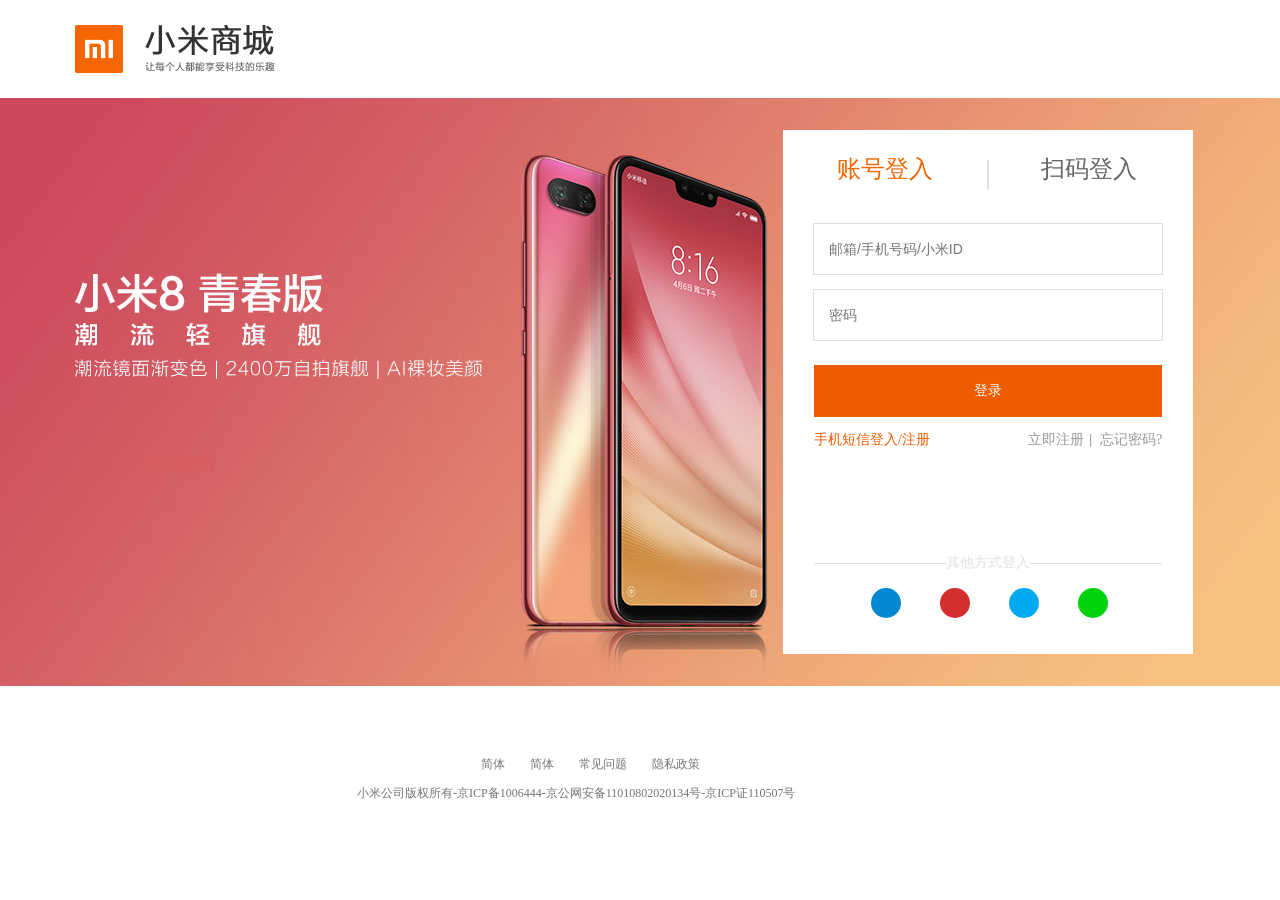
<file: login.html>
<!DOCTYPE html>
<html lang="en">
<head>
    <meta charset="UTF-8">
    <title>登入</title>
    <link rel="stylesheet" href="css/common.css">
    <link rel="stylesheet" href="css/login.css">
    <link rel="stylesheet" href="//at.alicdn.com/t/font_860568_sien0ong6ys.css">
</head>
<body>
    <!--top-->
    <div id="top">
        <div class="top">
            <a href="index.html">
                <img src="images/mistore_logo.png" alt="">
            </a>
        </div>
    </div>
    <!--banner-->
    <div class="banner">
        <img src="images/login.jpg" alt="">
        <div class="login">
            <a href="javascript:;" class="login-click">账号登入</a>
            <a href="javascript:;" class="login-none">扫码登入</a>
            <!--账号登录-->
            <div class="login-user">
                <input type="text" class="username" placeholder="邮箱/手机号码/小米ID">
                <input type="text" class="password" placeholder="密码">
                <!--错误提示-->
                <div class="tip-error">
                    <i class="iconfont icon-cuowu"></i>
                    <span class="err-user">用户名或密码错误</span>
                    <span class="err-blank">请输入账号</span>
                </div>
                <a href="javascript:;" class="btn">登录</a>
                <a href="javascript:;" class="phone">手机短信登入/注册</a>
                <a href="javascript:;" class="register">立即注册</a>
                <a href="javascript:;" class="forget">忘记密码?</a>
                <div class="login-other">
                    <fieldset class="other-log">
                        <legend align="center">其他方式登入</legend>
                    </fieldset>
                    <div class="other-link">
                        <a target="_blank" class="qq" href="https://graph.qq.com/oauth2.0/show?which=Login&display=pc&response_type=code&client_id=100284651&redirect_uri=https://account.xiaomi.com/pass/sns/login/load&state=[base64]">
                            <i class="iconfont icon-web-icon-"></i>
                        </a>
                        <a  target="_blank" class="weibo" href="https://api.weibo.com/oauth2/authorize?response_type=code&client_id=2996826273&redirect_uri=https://account.xiaomi.com/pass/sns/login/load&state=[base64]">
                            <i class="iconfont icon-weibo"></i>
                        </a>
                        <a class="zfb" href="https://auth.alipay.com/login/express.htm?goto=https%3A%2F%2Fmemberexprod.alipay.com%3A443%2Fauthorize%2FuserAuthQuickLoginAction.htm%3Fe_i_i_d%3Dddaf83dd07eff66f801a9852b7961fbc" target="_blank">
                            <i class="iconfont icon-iconfonticons"></i>
                        </a>
                        <a class="wx" href="https://open.weixin.qq.com/connect/qrconnect?appid=wxa21de3acc0d5e79b&redirect_uri=https%3A%2F%2Faccount.xiaomi.com%2Fpass%2Fsns%2Flogin%2Fload&response_type=code&scope=snsapi_login&state=WEIXINjavascript:;wechat_redirect" target="_blank">
                            <i class="iconfont icon-weixin"></i>
                        </a>
                    </div>
                </div>
            </div>
            <!--扫码登录-->
            <div class="login-ewm">

            </div>
            <!--手机验证登入-->
            <div class="login-phone">
                <p></p>
                <div class="tel">
                    <div class="country_list">
                        +86
                    </div>
                    <input type="text" placeholder="手机号码" class="phone_num">
                </div>
                <p></p>
                <div class="messenger">
                    <input type="text" placeholder="短信验证码" class="mes_num">
                    <div class="get_num">
                        <a href="javascript:;">获取验证码</a>
                    </div>
                </div>
                <a href="javascript:;" class="btn">立即登录/注册</a>
                <p></p>
                <a href="javascript:;" class="tel-phone">用户密码登入</a>
                <div class="login-other">
                    <fieldset class="other-log">
                        <legend align="center">其他方式登入</legend>
                    </fieldset>
                    <div class="other-link">
                        <a target="_blank" class="qq" href="https://graph.qq.com/oauth2.0/show?which=Login&display=pc&response_type=code&client_id=100284651&redirect_uri=https://account.xiaomi.com/pass/sns/login/load&state=[base64]">
                            <i class="iconfont icon-web-icon-"></i>
                        </a>
                        <a  target="_blank" class="weibo" href="https://api.weibo.com/oauth2/authorize?response_type=code&client_id=2996826273&redirect_uri=https://account.xiaomi.com/pass/sns/login/load&state=[base64]">
                            <i class="iconfont icon-weibo"></i>
                        </a>
                        <a class="zfb" href="https://auth.alipay.com/login/express.htm?goto=https%3A%2F%2Fmemberexprod.alipay.com%3A443%2Fauthorize%2FuserAuthQuickLoginAction.htm%3Fe_i_i_d%3Dddaf83dd07eff66f801a9852b7961fbc" target="_blank">
                            <i class="iconfont icon-iconfonticons"></i>
                        </a>
                        <a class="wx" href="https://open.weixin.qq.com/connect/qrconnect?appid=wxa21de3acc0d5e79b&redirect_uri=https%3A%2F%2Faccount.xiaomi.com%2Fpass%2Fsns%2Flogin%2Fload&response_type=code&scope=snsapi_login&state=WEIXINjavascript:;wechat_redirect" target="_blank">
                            <i class="iconfont icon-weixin"></i>
                        </a>
                    </div>
                </div>
            </div>
        </div>
    </div>
    <div id="bottom">
        <div class="bottom">
            <ul class="list">
                <li>
                    <a href="javascript:;">简体</a>
                </li>
                <li>
                    <a href="javascript:;">简体</a>
                </li>
                <li>
                    <a href="javascript:;">常见问题</a>
                </li>
                <li>
                    <a href="javascript:;">隐私政策</a>
                </li>
            </ul>
            <p class="bq">小米公司版权所有-京ICP备1006444-京公网安备11010802020134号-京ICP证110507号</p>
        </div>
    </div>
    <script src="js/common/ajax.js"></script>
    <script src="js/common/jquery.min.js"></script>
    <script src="js/loarding.js"></script>
    <script>
        login.init();
    </script>
</body>
</html>
</file>
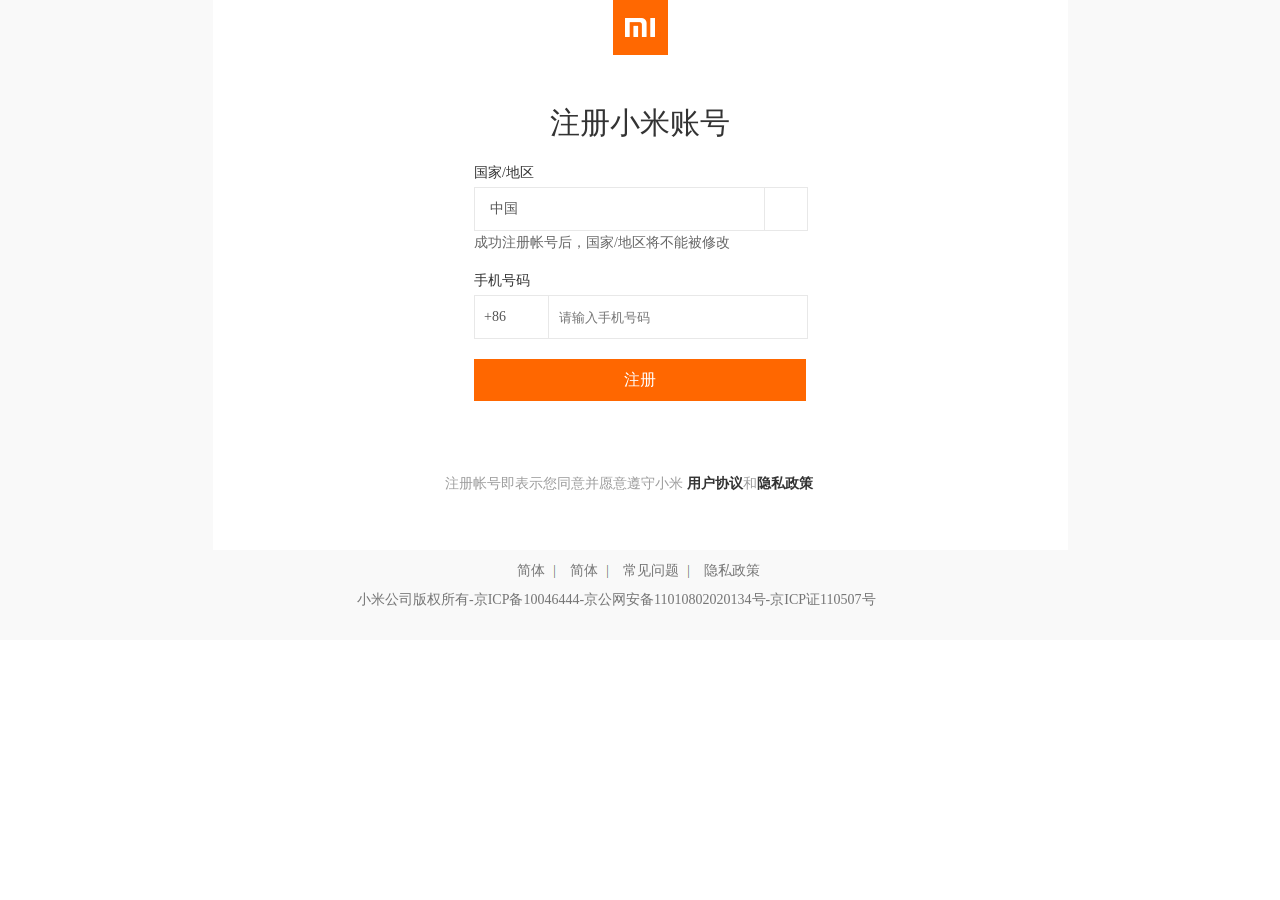
<file: register.html>
<!DOCTYPE html>
<html lang="en">
<head>
    <meta charset="UTF-8">
    <title>注册</title>
    <link rel="stylesheet" href="css/common.css">
    <link rel="stylesheet" href="css/register.css">
    <link rel="stylesheet" href="//at.alicdn.com/t/font_860568_8vrm3kwsteo.css">
</head>
<body>
<!--主要内容-->
    <div class="wrapper">
        <div class="main">
            <!--头部logo-->
            <div class="main-logo">
            </div>
            <!--注册小米账号-->
            <div class="title">
                <h4>注册小米账号</h4>
            </div>
            <!--register-->
            <div class="box">
                <!--主体-->
                <div class="register-main">
                    <div class="main-inp">
                        <h4>国家/地区</h4>
                        <div class="country">
                            <p class="country-list">中国</p>
                            <i class="iconfont icon-unie621"></i>
                            <ul class="country-hidden">
                                <li>中国</li>
                                <li>中国台湾</li>
                                <li>中国香港</li>
                            </ul>
                        </div>
                        <div class="register-text">
                            成功注册帐号后，国家/地区将不能被修改
                        </div>
                        <h4>手机号码</h4>
                        <div class="phone-box">
                            <div class="phone">
                                <p class="phone-list">+86</p>
                                <i class="iconfont icon-xiangxia"></i>
                                <ul class="phone-hidden">
                                    <li>
                                        <span class="recode-country">中国</span>
                                        <span class="recode-code">+86</span>
                                    </li>
                                    <li>
                                        <span class="recode-country">中国台湾</span>
                                        <span class="recode-code">+886</span>
                                    </li>
                                    <li>
                                        <span class="recode-country">中国香港</span>
                                        <span class="recode-code">+852</span>
                                    </li>
                                </ul>
                            </div>
                            <input type="text" class="inp" placeholder="请输入手机号码">
                        </div>
                        <!--错误提示-->
                        <div class="error">
                            <i class="iconfont icon-error"></i>
                            <div class="err-blank">
                                <p>请输入手机号码</p>
                            </div>
                            <div class="err-false">
                                <p>请输入正确手机号码</p>
                            </div>
                        </div>
                        <div class="register-btn">
                            <a href="javascript:;" class="btn">注册</a>
                        </div>
                    </div>
                </div>
                <!--同意协议-->
                <div class="register-http">
                    <i class="iconfont icon-trues-active"></i>
                    <p>注册帐号即表示您同意并愿意遵守小米 <span>用户协议</span>和<span>隐私政策</span></p>
                </div>
            </div>
        </div>
    </div>
<!--bottom-->
    <div id="bottom">
        <div class="bottom">
            <ul class="list">
                <li>
                    <a href="#">简体</a>
                </li>
                <li>
                    <a href="#">简体</a>
                </li>
                <li>
                    <a href="#">常见问题</a>
                </li>
                <li>
                    <a href="#">隐私政策</a>
                </li>
            </ul>
            <p class="bq">小米公司版权所有-京ICP备10046444-京公网安备11010802020134号-京ICP证110507号</p>
        </div>
    </div>
    <script type="text/javascript" src="js/common/ajax.js"></script>
    <script src="js/common/jquery.min.js"></script>
    <script src="js/register.js"></script>
    <script type="text/javascript">
        register.init('');
    </script>
</body>
</html>
</file>
<file: css/common.css>
@charset "utf-8";
html, body, ul, li, ol, dl, dd, dt, p, h1, h2, h3, h4, h5, h6, form, fieldset, legend, figure,figcaption,img { margin:0; padding:0; }
fieldset, img { border:0; }
img{display: block;border:0;}
address, caption, cite, code, dfn, th, var { font-style:normal; font-weight:normal; }
ul,ol,li{ list-style:none; }
a{text-decoration:none; }
b,strong{font-weight: normal;}
i,em{font-style: normal;}
input{outline: none;}
h1,h2,h3,h4,h5,h6{font-size: 16px;font-weight: normal;}
</file>
<file: css/index.css>
/*顶部广告*/
.top-show{
    width: 1349px;
    height: 120px;
    background: url("../images/top.jpg")no-repeat center;
}
/*top*/
#top{width: 100%;height: 40px;background: #333;}
.top{width: 1226px;height: 40px;margin: 0 auto;}
/*left*/
.top-left{width: 427px;height: 40px;float: left;}
.top-left li{float: left; font-size: 12px;line-height: 40px;padding:0 9px 0 8px;
    background: url("../images/top_03.jpg") no-repeat right;
}
.top-left li a{display: block;height: 40px;color: #b0b0b0;}
.top-left li a:hover{
    color: white;
}
.top-left .top-left-first{padding-left: 0;}
.top-left .top-left-last{background: none;}
/*right*/
.top-right{float: right;width: 305px;height: 40px;position: relative}
.top-right li{float: left;padding:0 9px 0 8px;font-size: 12px;line-height: 40px;
    background: url("../images/top_03.jpg") no-repeat right;}
.shop-car{
    position: absolute;
    right: 0;
}
.top-right li a{display: block;height: 40px;color: #b0b0b0;}
.top-right li a:hover{
    color: white;
}
.top-right .top-right-last{background: 0;}
.top-right .shop-car{
    background: #424242;
    width: 120px;
    text-align: center;
}
.top-right .shop-car:hover{
    background: white;
}
.top-right .shop-car a:hover{
    color: #ff6700;
}
/*nav*/
#nav{
    width: 100%;
    height: 100px;
    position: relative;
}
.nav{
    width: 1226px;
    height: 100px;
    margin: 0 auto;
    background: #fff;
    position: relative
}
.nav-hidden{
    position: absolute;
    top: 100px;
    width: 100%;
    /*height: 234px;*/
    height: 0;
    background: #fff;
    z-index: 2;
    /*border-top: 1px solid #e0e0e0;*/
    box-shadow: 0 2px 10px #ccc;
}
.nav-hidden-list{
    width: 1226px;
    height: 234px;
    margin: 0 auto;
    display: none;
}
.nav-hidden-list li{
    width: 204px;
    height: 234px;
    float: left;
}
.nav-hidden-list li img{
    display: block;
    margin: 30px auto 10px;
    width: 200px;
    height: 142px;
}
.nav-first li img{
    width: 97px;
    height: 143px;
}
.nav-hidden-list li p{
    text-align: center;
}
.nav-hidden-list li p a{
    font-size: 14px;
    color: #333;
}
.nav-hidden-list li span{
    color: #ff6700;
    text-align: center;
    font-size: 12px;
    display: block;
}
.nav-hidden-list .nav-border{
    display: block;
    float: left;
    margin-top: 35px;
    width: 1px;
    height: 102px;
    background: #e0e0e0;
    /*border-left: 1px solid #e0e0e0;*/
}
.logo{width: 207px;padding-top: 22px;float: left;}
.nav-center{
    width: 650px;
    float: left;
    margin-left: 10px;
    padding-top: 22px;
}
.nav-center li{
    float: left;
    height: 80px;
    line-height: 60px;
    padding-right: 20px;
}
.nav-center-first{margin-left: 25px;}
.nav-center li a{
    font-size: 16px;
    color: #333;
}
.nav-center li a:hover{
    color: #ff6700;
}
.btn{
    width: 323px;
    height: 52px;
    float: left;
    display: block;
    margin-left: 34px;
    position: relative;
}
.btn-text{
    width: 245px;
    height: 48px;
    margin: 25px 0 0 13px;
    background: #fff;
    float: left;
    border: 1px solid #e0e0e0;
    border-right: none;
    padding-left: 10px;
}
.search-input{
    position: relative;
}
.search-list{
    position: absolute;
    top: 76px;
    left: 13px;
    width: 255px;
    border: 1px #eee solid;
    border-top: none;
    display: none;
    z-index: 3;
    background: white;
}
.search-list ul{
    height: 28px;
}
.search-list ul:hover{
    cursor: pointer;
    background: #f4f3f3;
}
.search-list  li{
    float: left;
    font-size: 12px;
    color: #666;
    padding: 5px;
}
.search-list ul li:last-child{
    padding-left: 155px;
    color: #ccc;
}
.search-btn{
    position: relative;
}
.btn-sub{
    width: 52px;
    height: 50px;
    border: 1px solid #e0e0e0;
    float: left;
    margin-top: 25px;
}

.icon-fangdajing{
    position: absolute;
    top: 43px;
    left: 288px;
}
.btn:hover .btn-text{
    border-color: #b6abab;
}
.btn:hover .btn-sub{
    border-color: #b6abab;
}
.search-btn:hover .btn-sub{
    background: #ff6700;
    border-color: #ff6700;
    transition: 0.5s;
}
.search-btn:hover .icon-fangdajing{
    color: #fff;
    transition: 0.5s;
}
.hot-word{
    position: absolute;
    top: 40px;
    right: 62px;
}
.hot-word a{
    margin-left: 5px;
    padding: 0 5px;
    font-size: 12px;
    background: #eee;
    color: #757575;
    display: inline-block;
}
.hot-word a:hover{
    background: #ff6700;
    color: #fff;
    transition: 0.5s;
}
/*banner*/
.banner {
    position: relative;
    width: 1226px;
    height: 460px;
    overflow: hidden;
    margin: 0 auto;
}
.banner-slide img {
    float: left;
    width: 1226px;
    height: 460px;
}
.banner .banner-btn-l{
    position: absolute;
    left: 270px;
}
/*二级菜单*/
#banner_menu_wrap {
    width: 235px;
    height: 100%;
    /*float: left;*/
    position: absolute;
    left: 0;
    top: 0;
    background: rgba(0,0,0,.8);
    z-index: 600
}

#banner_menu_wrap .active {
    margin-top: 20px
}
#banner_menu_wrap li {
    width: 100%;
    height: 42px;
    position: relative;
    transition: all 3s;
    -webkit-transition: all .3s;
    -moz-transition: all .3s;
    -ms-transition: all .3s;
    line-height: 40px;
    cursor: pointer;
    font-family: 宋体
}

#banner_menu_wrap li a {
    font-size: 13px;
    color: #fff;
    margin-left: 30px;
    float: left;
    text-decoration: none
}

#banner_menu_wrap li .banner_menu_i {
    float: right;
    font-size: 20px;
    margin-right: 20px
}

#banner_menu_wrap li .banner_menu_content {
    width: 600px;
    height: 459px;
    display: none;
    z-index: 610;
    position: absolute;
    left: 235px;
    background: #fff
}

#banner_menu_wrap li .banner_menu_content .banner_menu_content_ul {
    float: left;
    width: 280px
}

#banner_menu_wrap li .banner_menu_content .banner_menu_content_ul li {
    width: 250px;
    height: 40px;
    padding: 18px;
    float: left
}

#banner_menu_wrap li .banner_menu_content .banner_menu_content_ul li a {
    color: #424242;
    margin-left: 5px;
    font-size: 12px
}

#banner_menu_wrap li .banner_menu_content .banner_menu_content_ul li span {
    width: 59px;
    height: 25px;
    float: right;
    margin-top: 5px;
    border: 1px solid #ff6700;
    color: #ff6700;
    font-size: 13px;
    line-height: 24px;
    text-align: center;
    transition: all 3s;
    -webkit-transition: all .3s;
    -moz-transition: all .3s;
    -ms-transition: all .3s
}

#banner_menu_wrap li .banner_menu_content .banner_menu_content_ul li span:hover {
    background: #ff6700;
    color: #fff
}

#big_banner_pic_wrap {
    width: 1226px;
    height: 460px;
    overflow: hidden;
    position: relative
}

/*case*/
.case{width: 1226px;height: 228px;background: white;margin: 0 auto;}
.case-left{width: 234px;height: 170px;background: #5f5750;margin-top:14px;float: left;}
.case-left li {width: 66px;height: 75px; float:left;padding-left: 9px;margin-top: 5px;}
.case-left li a{padding-top: 40px;display: block;color: #cdcac8;font-size: 12px;}
.case-left li:nth-child(1){background: url("../images/case1_03.jpg") no-repeat center 10px;}
.case-left li:nth-child(2){background: url("../images/case1_03.jpg") no-repeat center 10px;}
.case-left li:nth-child(3){background: url("../images/case1_03.jpg") no-repeat center 10px;}
.case-left li:nth-child(4){background: url("../images/case1_03.jpg") no-repeat center 10px;}
.case-left li:nth-child(5){background: url("../images/case1_03.jpg") no-repeat center 10px;}
.case-left li:nth-child(6){background: url("../images/case1_03.jpg") no-repeat center 10px;}
.case-right img{float: left;margin: 14px 0 0 14px;}

/*star*/
.star{width: 1226px;height: 420px;margin: 0 auto;}
.star-top{width: 1226px;height: 40px;background: #fff;}
.star-top h2{width: 1154px;height: 40px;float: left;color: #333;font-size: 22px;line-height: 20px;text-align: left}
.star-btn{width: 72px;height: 34px;float: left; padding-top: 6px;}
/*左右按键*/
.star-btn .btn-l{width: 34px;height: 24px;border: 1px solid #e0e0e0;float: left;}
.star-btn .btn-r{width: 34px;height: 24px;border: 1px solid #e0e0e0;border-left: 0;float: right;}
.star {width: 1226px;height: 380px;text-align: center;}
.icon-xiangzuo{
    color: #e8e3e0
}
.icon-xiangyou{
    color: #b0b0b0
}
/*闪购计时*/
.star-bottom{
    width: 234px;
    height: 340px;
    float: left;
}
.star-first{
    height: 340px;
    background: #f1eded;
    border-top: 1px solid #e53935;
    margin-right: 14px;
}
.star-first img{
    display: inline-block;
    width: 34px;
    height: 53px;
    margin: 0 auto;
}
.time-title{
    height: 46px;
    margin-top: 56px;
    color: #e53935;
    font-size: 20px;
}
.sub-time{
    height: 22px;
    color: #706f6f;
    font-size: 14px;
    margin: 33px 0 33px;
}
.count-time li{
    float: left;
}
.count-time li:first-child{
    border-top: 0;
    background: #605751;
    margin-left: 33px;
}
.count-time .box{
    width: 46px;
    height: 46px;
    margin-right: 0;
    background: #605751;
    color: #fff;
    font-size: 18px;
    line-height: 46px;
}
.count-time .dash{
    width: 15px;
    height: 46px;
    margin-right: 0;
    color: #605751;
    line-height: 46px;
}
.star-wrapper{
    width: 992px;
    height: 380px;
    float: right;
    overflow: hidden;
    position: relative;
}
.wrapper-list{
    width: 1800px;
    position: absolute;
    top: 0;
    left: 0;
}
.wrapper-list li{width: 234px;height: 340px;background: #fafafa;float: left;margin-right:18px;}
.wrapper-list .last{margin-right:0;}
.wrapper-list li:nth-child(5){
    margin-left: 18px;
}
.wrapper-list img{margin: 40px auto}
.wrapper-list h2{font-size: 12px;color: #212121;line-height: 12px;padding-top: 51px;}
.wrapper-list p{font-size: 12px;color: #c0b0b0;line-height: 12px;padding-top:12px; }
.wrapper-list span{font-size: 12px;color: #ff6709;line-height: 12px;padding-top:20px;}
/*home-banner*/
.home-banner{
    width: 1226px;
    height: 120px;
    margin: 42px auto 0;
    overflow: hidden;
}
.home-banner img{
    width: 1226px;
    height: 120px;
}
/*产品区*/
#main-home{
    width: 100%;
    background: #f5f5f5;
    overflow: hidden;
}
.main-home{
    width: 1226px;
    height: 6850px;
    margin: 0 auto;
    overflow: hidden;
}
/*手机*/
/*.phone{*/
    /*width: 1226px;*/
    /*height: 708px;*/
/*}*/
/*头部*/
.phone-top{
    height: 80px;
    position: relative;
}
.show-prd .title{
    color: #333;
    font-size: 22px;
    padding-top: 40px;
}
.phone-more{
    width: 92px;
    height: 39px;
    position: absolute;
    right: 0;
    top: 40px;
}
.phone-more a{
    color: #424242;
    font-size: 16px;
}
.phone-more i{
    color: #b0b0b0;
    font-size: 20px;
}
.phone-more a:hover{
    color: #ff6700;
}
.phone-more a:hover i{
    color: #ff6700;
}
/*产品展示*/
.row{
    width: 1240px;
    height: 628px;
}
.row-star{
    width: 234px;
    height: 614px;
    float: left;
    margin-bottom: 14px;
}
.row-star:hover{
    box-shadow: 0 15px 30px rgba(0,0,0,0.2);
    transform:translateY(-5px);<!--向上移动5px； -->
    overflow: hidden;
    transition:all 0.3s ease;
}
.row-star-another{
    width: 234px;
    height: 614px;
    float: left;
    margin-bottom: 14px;
}
.row-star-another .row-top{
    margin-top:14px;
}
.row-product{
    width: 992px;
    height: 628px;
    float: left;
}
.row-list li{
    width: 234px;
    height: 300px;
    margin: 0 0 14px 14px;
    background: #fff;
    float: left;
}
.row-list li:hover{
    box-shadow: 0 15px 30px rgba(0,0,0,0.2);
    transform:translateY(-5px);
    transition:all 0.3s ease;
}
.row-list img{margin: 40px auto}
.row-list h2{
    font-size: 12px;
    color: #212121;
    line-height: 12px;
    padding-top: 10px;
    text-align: center
}
.row-list p{
    font-size: 12px;
    color: #c0b0b0;
    line-height: 12px;
    padding-top:12px;
    text-align: center
}
.row-list span{
    font-size: 12px;
    color: #ff6709;
    line-height: 12px;
    padding-top:20px;
    text-align: center;
    display: block
}
.row-list-anther li{
    width: 234px;
    height: 300px;
    margin: 0 0 14px 14px;
    background: #fff;
    float: left;
}
.row-list-anther .brick-item-s{
    width: 234px;
    height: 143px;
    background: #fff;
    position: relative;
}
/*更多内容*/
.brick-item-s .figure-img{
    width: 80px;
    height: 80px;
    position: absolute;
    top: 34px;
    left: 135px;
}
.brick-item-s .figure-img img{
    margin: 0;
}
.brick-item-s .title-s{
    width: 94px;
    height: 21px;
    position: absolute;
    top: 43px;
    left: 31px;
}
.brick-item-s .title-s a{
    font-size: 12px;
    color: #333;
}
.brick-item-s .price{
    width: 94px;
    height: 21px;
    position: absolute;
    top: 70px;
    left: 31px;
    padding: 0;
    text-align: left;
}
.brick-item-s .price a{
    font-size: 12px;
    color: #ff6700;
}
.brick-item-s .figure-more{
    width: 48px;
    height: 48px;
    position: absolute;
    top: 45px;
    left: 150px;
}
.brick-item-s .icon-xiangyou2{
    font-size: 58px;
    color: #ff6700;
}
.brick-item-s .more{
    display: block;
    width: 94px;
    height: 45px;
    position: absolute;
    top: 53px;
    left: 29px;
    color: #333;
    font-size: 18px;
}
.brick-item-s .more small{
    width: 94px;
    height: 18px;
    display: block;
    color: #757575;
    font-size: 12px;
}
.row-list-anther .row-img img{
    margin: 0;
}
.row-list-anther img{
    margin: 40px auto;
}
.row-list-anther h2{
    font-size: 12px;
    color: #212121;
    line-height: 12px;
    padding-top: 10px;
    text-align: center;
}
.row-list-anther p{
    font-size: 12px;
    color: #c0b0b0;
    line-height: 12px;
    padding-top:12px;
    text-align: center;
}
.row-list-anther span{
    font-size: 12px;
    color: #ff6709;
    line-height: 12px;
    padding-top:20px;
    text-align: center;
    display: block;
}
/*家电*/
.machine-top{
    position: relative;
    height: 80px;
}
.machine-more{
    width: 281px;
    height: 38px;
    position: absolute;
    right: 0;
    bottom: 0;
}
.machine-more li{
    margin-left: 28px;
    font-size: 16px;
    color: #424242;
    float: left;
}
/*鼠标滑过设置class为active*/
.show-prd .active{
    padding-bottom: 4px;
    color: #ff6700;
    border-bottom: 2px solid #ff6700;
}
/*.machine-more li:hover{*/
    /*padding-bottom: 4px;*/
    /*color: #ff6700;*/
    /*border-bottom: 2px solid #ff6700;*/
/*}*/
/*鼠标滑过第二种样式*/
.row-star-another li:hover{
    box-shadow: 0 15px 30px rgba(0,0,0,0.2);
    transform:translateY(-5px);
    transition:all 0.3s ease;
}
.row-list-anther .hidden{
    width: 234px;
    height: 0;
    position: absolute;
    bottom: 0;
    background:#ff6700;
}
.row-list-anther .hidden h4{
    font-size:15px;
    font-weight:normal;
    color:#fff;
    margin-top:10px;
    text-align:center;
}
.row-list-anther .hidden h5{
    font-size:13px;
    font-weight:normal;
    color:#fff;
    margin-top:8px;
    text-align:center;
}
.row-list-anther li:hover .hidden{
    height: 70px;
    bottom: 0;
    transition:all 0.3s ease;
}
.row-list-anther li:hover{
    box-shadow: 0 15px 30px rgba(0,0,0,0.2);
    transform:translateY(-5px);
    transition:all 0.3s ease;
}
/*智能*/
.zhineng-more{
    width: 326px;
    height: 38px;
    position: absolute;
    right: 0;
    bottom: 0;
}
.zhineng-more li{
    margin-left: 28px;
    font-size: 16px;
    color: #424242;
    float: left;
}
/*为你推荐*/
.recommend{
    width: 1226px;
    height: 358px;
    margin-bottom: 22px;
}
.recd-head{
    width: 1226px;
    height: 38px;
    padding-top: 20px;
    position: relative;
}
.recd-head .title{
    font-size: 22px;
    color: #333;
    font-weight: 200;
}
.recd-head .recd-btn{
    display: inline-block;
    position: absolute;
    right: 0;
}
.recd-btn-l{
    width: 36px;
    height: 24px;
    border: 1px solid #e0e0e0;
    display: block;
    float: left;
}
.recd-btn-r{
    width: 36px;
    height: 24px;
    border: 1px solid #e0e0e0;
    border-left: 0;
    float: right;
    display: block;
}
.recd-btn-l .icon-xiangzuo{
    padding-left: 10px;
}
.recd-btn-r .icon-xiangyou{
    padding-left: 10px;
}
.recd-main{
    width: 1226px;
    height: 320px;
    position: relative;
}
.recd-main-list{
    width: 4960px;
    height: 314px;
    overflow: hidden;
    position: absolute;
    left: 0;
}
.recd-main-list li{
    width: 234px;
    height: 300px;
    float: left;
    margin: 0 14px  14px 0;
    background: #fff;
}
.recd-main-list li:hover{
    box-shadow: 0 15px 30px rgba(0,0,0,0.2);
    transform:translateY(-5px);
    transition:all 0.3s ease;
}
.recd-main-list img{margin: 40px auto}
.recd-main-list h2{
    font-size: 12px;
    color: #212121;
    line-height: 12px;
    padding-top: 10px;
    text-align: center
}
.recd-main-list p{
    font-size: 12px;
    color: #c0b0b0;
    line-height: 12px;
    padding-top:12px;
    text-align: center
}
.recd-main-list span{
    font-size: 12px;
    color: #ff6709;
    line-height: 12px;
    padding-top:20px;
    text-align: center;
    display: block
}
/*热评商品*/
.hot{
    width: 1226px;
    height: 473px;
    margin-bottom: 22px;
}
.hot-head{
    width: 1226px;
    height: 38px;
    padding-top: 20px;
}
.hot-head .title{
    font-size: 22px;
    color: #333;
    font-weight: 200;
}
.hot-main{
    width: 1226px;
    height: 415px;
}
.hot-main-list{
    width: 1240px;
    height: 415px;
    overflow: hidden;
}
.hot-main-list li{
    width: 296px;
    height: 415px;
    float: left;
    margin: 0 0 14px 14px;
    background: #fff;
}
.hot-main-list li:hover{
    box-shadow: 0 15px 30px rgba(0,0,0,0.1);
    transform:translateY(-5px);
    transition:all 0.3s ease;
}
.hot-main-list li:first-child{
    margin-left: 0;
}
.hot-main-list li img{
    width: 296px;
    height: 220px;
}
.hot-main-list .hot-review{
    width: 240px;
    height: 72px;
    margin: 22px 28px 22px;
}
.hot-main-list .hot-review a{
    color: #333;
    font-weight: 400;
    font-size: 14px;
}
.hot-main-list .hot-author{
    width: 240px;
    height: 18px;
    color: #b0b0b0;
    font-size: 12px;
    margin: 0 28px 5px;
}
.hot-main-list .hot-info{
    width: 236px;
    height: 22px;
    margin: 0 30px;
    position: relative;
}
.hot-main-list .hot-info .title{
    width: 170px;
    height: 21px;
    overflow:hidden;
    text-overflow:ellipsis;
    white-space:nowrap;
    display: inline-block;
}
.hot-main-list .hot-info .title a{
    color: #333;
    font-size: 14px;
}
.hot-main-list .hot-info .hot-sep{
    color: #e0e0e0;
    height: 19px;
    display: inline-block;
    position: absolute;
    top: 0;
}
.hot-main-list .hot-info .price{
    position: absolute;
    top: 2px;
    left: 180px;
    color: #ff6700;
    font-size: 14px;
}
/*内容*/
.content{
    width: 1226px;
    height: 478px;
    margin-bottom: 22px;
}
.content .con-hd{
    width: 1226px;
    height: 38px;
    padding-top: 20px;
}
.content .con-hd .title{
    font-size: 22px;
    color: #333;
    font-weight: 200;
}
.content .con-bd{
    width: 1226px;
    height: 420px;
}
.content .con-bd-list{
    width: 1240px;
    height: 420px;
    overflow: hidden;
}
.content .con-bd-list li{
    width: 296px;
    height: 374px;
    margin: 5px 0 14px 14px;
    background: #fff;
    float: left;
    border-top: 1px solid #ffac13;
    padding-top: 46px;
}
.content .con-bd-list li:hover{
    box-shadow: 0 15px 30px rgba(0,0,0,0.1);
    transform:translateY(-5px);
    transition:all 0.3s ease;
}
.content .con-bd-list .title{
    font-size: 16px;
    color: #ffac13;
    text-align: center;
    margin: 0 10px 18px;
}
.content .con-bd-list li:first-child{
    margin-left: 0;
}
.con-swiper{
    width: 296px;
    height: 330px;
}
.con-swiper-slide img{
    width: 214px;
    height: 154px;
    float: left;
}
.con-swiper-slide .con-img{
    width: 216px;
    height: 154px;
    margin: 0 40px;
}
.con-swiper-slide .name {
    width: 256px;
    height: 25px;
    margin: 0 20px 5px;
    font-size: 20px;
    text-align: center;
}
.con-swiper-slide .desc{
    width: 200px;
    height: 40px;
    margin: 0 48px 10px;
    font-size: 12px;
    display: table;
    line-height: 20px;
}
.con-swiper-slide .desc a{
    color: #b0b0b0;
    display: table-cell;
    vertical-align:middle;
    text-align:center;
}
.con-swiper-slide .name a{
    color: #333;
}
/*视频*/
.vedio{
    width: 1226px;
    height: 343px;
    margin-bottom: 60px;
}
.vedio .vedio-hd{
    width: 1226px;
    height: 38px;
    padding-top: 20px;
    position: relative;
}
.vedio .vedio-hd .title{
    font-size: 22px;
    color: #333;
    font-weight: 200;
}
.vedio .vedio-bd{
    width: 1226px;
    height: 285px;
}
.vedio .vedio-list{
    width: 1240px;
    height: 285px;
}
.vedio .vedio-list li{
    width: 296px;
    height: 285px;
    float: left;
    margin: 0 0 14px 14px;
    background: #fff;
}
.vedio .vedio-list li:first-child{
    margin-left: 0;
}

.vedio .vedio-list li:hover .play{
    background: #ff6700;
    border-color: #ff6700;
}
.vedio .vedio-list li:hover{
    box-shadow: 0 15px 30px rgba(0,0,0,0.1);
    transform:translateY(-5px);
    transition:all 0.3s ease;
}
.vedio-more{
    width: 92px;
    height: 39px;
    position: absolute;
    right: 0;
    top: 20px;
}
.vedio-more a{
    color: #424242;
    font-size: 16px;
}
.vedio-more i{
    color: #b0b0b0;
    font-size: 20px;
}
.vedio-more a:hover{
    color: #ff6700;
}
.vedio-more a:hover i{
    color: #ff6700;
}
.vedio .vedio-img{
    width: 296px;
    height: 180px;
    margin-bottom: 28px;
    position: relative;
}
.vedio .vedio-img img{
    width: 100%;
}
.vedio .vedio-img .play{
    position: absolute;
    left: 20px;
    bottom: 10px;
    width: 32px;
    height: 20px;
    border: 2px solid #fff;
    border-radius: 12px;
}
.vedio .vedio-img .icon-custom-play{
    line-height: 20px;
    color: #fff;
    position: absolute;
    left: 8px;
    bottom: 0;
}
.vedio .vedio-bd .title{
    width: 296px;
    height: 21px;
    margin-bottom: 6px;
    text-align: center;
}
.vedio .vedio-bd .title a{
    color: #333;
    font-size: 14px;
}
.vedio .vedio-bd .desc{
    width: 296px;
    height: 18px;
    font-size: 12px;
    color: #b0b0b0;
    text-align: center;
}
.noth{
    width: 1226px;
    height: 100px;
}
/*底部服务*/
.site-footer{
    width: 100%;
    height: 272px;
}
.container{
    width: 1226px;
    height: 272px;
    margin: 0 auto;
}
.footer-service{
    width: 1226px;
    height: 25px;
    padding: 27px 0;
    border-bottom: 1px solid #e0e0e0;
}
.list-service{
    width: 1226px;
    height: 25px;
}
.list-service li{
    width: 19.8%;
    height: 25px;
    border-left: 1px solid #e0e0e0;
    font-size: 16px;
    line-height: 25px;
    text-align: center;
    float: left;
}
.list-service li:first-child{
    border: 0;
}
.list-service li a{
    color: #616161;
}
.list-service .iconfont{
    font-size: 22px;
    vertical-align: -2px;
}
.list-service li:hover a{
    color: #ff6700;
    transition: 0.5s;
}
.footer-link{
    width: 1226px;
    height: 112px;
    padding: 40px 0;
}
.footer-link .col-links{
    width: 160px;
    height: 112px;
    display: block;
    float: left;
}
.footer-link .col-contact{
    width: 252px;
    height: 112px;
    display: block;
    float: left;
}
.col-links dt{
    width: 160px;
    height: 17px;
    margin: -1px 0 26px;
    color: #424242;
    font-size: 14px;
}
.col-links dd{
    width: 160px;
    height: 18px;
    font-size: 12px;
    margin-top: 10px;
}
.col-links dd a{
    color: #757575;
}
.col-links dd:hover a{
    color: #ff6700;
}
.col-contact .phone{
    width: 251px;
    height: 22px;
    margin-bottom: 5px;
    border-left: 1px solid #e0e0e0;
    color: #ff6700;
    text-align: center;
    font-size: 22px;
}
.col-contact .time{
    font-size: 12px;
    margin: 0 0 16px;
    color: #616161;
    text-align: center;
    line-height: 20px;
}
.col-contact a{
    display: block;
    width: 118px;
    height: 28px;
    border: 1px solid #ff6700;
    font-size: 12px;
    line-height: 28px;
    text-align: center;
    margin: 0 auto;
    color: #ff6700;
}
.col-contact a:hover{
    background: #ff6700;
    color: #fff;
    transition: 0.5s;
}
/*底部*/
.site-info{
    width: 100%;
    height: 106px;
    padding: 30px 0;
}
.container{
    width: 1226px;
    height: 57px;
    margin: 0 auto;
}
.bottom-logo{
    width: 57px;
    height: 57px;
    float: left;
    margin-right: 10px;
    background: url("../images/mi_03.jpg")no-repeat left;
}
.info-text{
    width: 688px;
    height: 55px;
    float: left;
    margin-right: 35px;
}
.info-link{
    width: 436px;
    height: 28px;
    float: left;
}
.info-text .sites{
    width: 688px;
    height: 19px;
}
.info-text .sites a{
    font-size: 12px;
    color: #757575;
    line-height: 12px;
}
.info-text .sites span{
    color: #b0b0b0;
    font-size: 12px;
    line-height: 18px;
}
.info-text .sites-ban{
    font-size: 12px;
    color: #b0b0b0;
}
.info-text .sites-ban a{
    color: #b0b0b0;
}
.info-text .sites-ban a:hover{
    color: #ff6700;
}
.info-link a{
    display: block;
    width: 85px;
    height: 28px;
    float: left;
}
.info-link img{
    width: 85px;
    height: 28px;
    display: inline-block;
}
.slogan{
    width: 267px;
    height: 19px;
    margin: 30px auto;
    background: url("../images/slogan2016.png")no-repeat;
}
/*右侧菜单*/
.home-right-bar{
    width: 27px;
    height: 162px;
    position: fixed;
    top: 142px;
    right: 34px;
    background: pink;
}
</file>
<file: css/login.css>
/*top*/
#top{
    width: 100%;
    height: 98px;
    background: white;
}
.top{
    width: 1131px;
    height: 98px;
    margin: 0 auto;
    /*background: url("../images/mistore_logo.png")no-repeat left;*/
}
.top img{
    width: 200px;
    height: 98px;
}
/*banner*/
.banner{
    width: 100%;
    height: 588px;
    position: relative;
    overflow: hidden;
}
.banner img{
    width: 2560px;
    height: 588px;
    position: absolute;
    left: 50%;
    margin-left: -1280px;
}
.login{
    width: 410px;
    height: 524px;
    background: white url("../images/login-bg_03.jpg") no-repeat 204px 30px;
    position: absolute;
    right: 87px;
    top: 32px;
}
/*账号登入*/
.login-user .tip-error{
    width: 348px;
    height: 22px;
    margin: 14px 0 0 30px;
    display: none;
    color: #ef5b00;
    font-size: 12px;
}
.login-user .tip-error .err-user{
    display: none;
    width: 200px;
    /*display: inline-block;*/
}
.login-user .tip-error .err-blank{
    display: none;
}
.login-none{
    width: 204px;
    height: 79px;
    float: left;
    text-align: center;
    line-height: 79px;
    font-size: 24px;
    color: #666;
}
.login .login-none:hover{
    color: #ef5b00;
}
.login-click{
    color: #f56600;
    width: 204px;
    height: 79px;
    float: left;
    text-align: center;
    line-height: 79px;
    font-size: 24px;
}
.login input{
    width: 331px;
    height: 48px;
    border: 1px solid #e0e0e0;
    margin: 14px 0 0 30px;
    padding-left: 15px;
    font-size: 14px;
}
.login .btn{
    color: white;
    font-size: 14px;
    display: block;
    width: 348px;
    height: 52px;
    background: #ef5b00;
    text-align: center;
    line-height: 52px;
    margin: 24px 0 0 31px;
}
.login .phone{
    font-size: 14px;
    color: #ef5b00;
    margin: 14px 0 0 31px;
}
.login .register{
    font-size: 14px;
    color: #999;
    margin: 14px 0 0 94px;
    display: inline-block;
    width: 64px;
    background: url("../images/forgrt_03.jpg")no-repeat right;
}
.login .forget{
    font-size: 14px;
    color: #999;
    margin-left: 4px;
}
.login .login-other{
    width: 348px;
    height: 100px;
    position: absolute;
    bottom: 0;
    left: 31px;
}
.login-other .other-log{
    border-top: 1px solid #e0e0e0;
    font-size: 14px;
    color: #e0e0e0;
}
.login-other .other-link a{
    display: inline-block;
    width: 30px;
    height: 30px;
    border-radius: 50%;
}
.login-other a{
    margin: 16px 0 0 35px;
}
.login-other .qq{
    background: #0288d1;
    margin-left: 57px;
}
.login-other .weibo{
    background: #d32f2f;
}
.login-other .zfb{
    background: #00aaee;
}
.login-other .wx{
    background: #00d20d;
}
.login-other .other-link i{
    font-size: 20px;
    line-height: 30px;
    color: white;
    margin-left: 5px;
}
/*二维码登入*/
.login-ewm{
    width: 185px;
    height: 185px;
    position: absolute;
    left: 50%;
    top: 50%;
    margin-left: -92px;
    margin-top: -92px;
    background: url("../images/ewm.png")no-repeat;
    display: none;
}
/*手机登入*/
.login-phone{
    width: 410px;
    height: 270px;
    margin: 79px auto 0;
    display: none;
}
.login-phone p{
    width: 348px;
    height: 15px;
}
.login-phone .tel,.messenger{
    width: 348px;
    height: 48px;
    border: 1px solid #e8e8e8;
    margin: 0 auto;
    position: relative;
}
.country_list{
    width: 44px;
    height: 48px;
    border-right: 1px solid #e8e8e8;
    color: #333;
    font-size: 14px;
    line-height: 48px;
    text-align: center;
    margin-left: 20px;
}
.login-phone .phone_num{
    width: 268px;
    height: 48px;
    border: 0;
    margin: 0;
    padding: 0;
    position: absolute;
    top: 0;
    left: 65px;
    padding-left: 14px;
}
.login-phone .mes_num{
    width: 221px;
    height: 48px;
    border: 0;
    margin: 0;
    padding: 0;
    padding-left: 14px;
    position: absolute;
    top: 0;
}
.login-phone .get_num{
    width: 111px;
    height: 49px;
    position: absolute;
    left: 235px;
    border-left: 1px solid #e8e8e8;
}
.login-phone .get_num a{
    font-size: 14px;
    padding-left: 15px;
    line-height: 49px;
}
.login-phone .tel-phone{
    font-size: 14px;
    color: #ef5b00;
    margin-left: 31px;
}
/*bottom*/
#bottom{
    width: 100%;
}
.bottom{
    width: 1131px;
    height: 148px;
    margin: 0 auto;
}
.list{
    width: 347px;
    height: 19px;
    margin: 0 auto;
    padding-top: 70px;
}
.list li{
    float: left;
    padding: 0 11px 0 14px;
    font-size: 12px;

}
.list li a{
    color: #757575;
}
.bq{
    display: block;
    width: 566px;
    margin: 10px auto;
    font-size: 12px;
    color: #757575;
}
</file>
<file: css/register.css>
.wrapper{
    background: #f9f9f9;
}
.main{
    width: 855px;
    height: 550px;
    background: white;
    margin: 0 auto;
}
.main-logo{
    height: 55px;
    background: url("../images/mi_03.jpg")no-repeat center;
}
.title h4{
    text-align: center;
    padding-top:48px;
    color: #333;
    font-size: 30px;
}
/*注册主体*/
.box{
    width: 855px;
    height: 390px;
}
.register-main{
    height: 330px;
}
.main-inp{
    width: 332px;
    margin: 0 auto;
}
.main-inp h4{
    font-size: 14px;
    color: #333;
    padding: 20px 0 5px 0;
}
.country{
    width: 332px;
    height: 42px;
    border: 1px solid #e8e8e8;
    position: relative;
    z-index: 3;
}
/*国家/地区下拉框*/
.country-hidden{
    position: absolute;
    width: 332px;
    border: 1px solid #e8e8e8;
    border-top: 0;
    left: -1px;
    display: none;
}
.country-hidden li{
    width: 332px;
    height: 40px;
    border-top: 1px solid #e8e8e8;
    background: #fff;
    font-size: 14px;
    line-height: 40px;
}
.country-list{
    width: 274px;
    height: 42px;
    border-right: 1px solid #e8e8e8;
    margin: 0;
    padding-left: 15px;
    line-height: 42px;
    color: #555;
    font-size: 14px;
}
.icon-unie621{
    position: absolute;
    top: 13px;
    left: 303px;
    color: #e8e8e8;
}
.register-text{
    font-size: 14px;
    color: #666;
    padding-top: 3px;
}
.phone-box{
    width: 332px;
    height: 42px;
    border: 1px solid #e8e8e8;
    position: relative;
}
.phone{
    width: 73px;
    height: 42px;
    border-right: 1px solid #e8e8e8;
}
/*电话前缀*/
.phone-hidden{
    position: absolute;
    width: 332px;
    border: 1px solid #e8e8e8;
    border-top: 0;
    left: -1px;
    display: none;
}
.phone-hidden li{
    width: 332px;
    height: 40px;
    border-top: 1px solid #e8e8e8;
    background: #fff;
    position: relative;
}

.phone-hidden .recode-code{
    position: absolute;
    top: 10px;
    right: 5px;
    color: #9d9d9d;
    font-size: 12px;
}
.phone-hidden .recode-country{
    font-size: 14px;
    color: #000;
    line-height: 40px;
}
.icon-xiangxia{
    position: absolute;
    top: 13px;
    left: 42px;
    color: #9d9d9d;
    font-size: 10px;
}
.phone-list{
    line-height: 42px;
    padding-left: 9px;
    color: #555;
    font-size: 14px;
}
.phone-box .inp{
    width: 236px;
    height: 20px;
    border: 0;
    position: absolute;
    top: 1px;
    left: 74px;
    padding: 10px;
    color: #555;
}
.phone-box .inp-error{
    width: 236px;
    height: 20px;
    position: absolute;
    top: 0;
    left: 74px;
    padding: 10px;
    color: #555;
    border: 1px solid red;
}
/*错误提示*/
.error{
    height: 20px;
    position: relative;
    display: none;
}
.error i{
    color: #ff6700;
    display: inline-block;
    margin-top: 5px;
}
.error p{
    font-size: 14px;
    color: #f66;
    position: absolute;
    left: 19px;
    top: 3px;
}
.err-blank,.err-false{
    display: none;
}
/*按钮*/
.register-btn{
    width: 332px;
    height: 42px;
    margin-top: 20px;
    background: #ff6700;
}
.register-btn .btn{
    width: 100%;
    height: 42px;
    color: #fff;
    text-align: center;
    line-height: 42px;
    display: block;
}
.register-btn:hover{
    background: #fc845b;
}
/*协议*/
.register-http{
    width: 398px;
    height: 60px;
    margin: 0 auto;
}
.register-http .icon-trues-active{
    color: #ff6600;
    font-size: 22px;
    padding-top: 2px;
    display: inline-block;
}
.register-http p{
    font-size: 14px;
    color: #9d9d9d;
    display: inline-block;
}
.register-http p span{
    color: #333;
    font-weight: bold;
}
/*bottom*/
#bottom{
    width: 100%;
    background: #f9f9f9;
}
.bottom{
    width: 1131px;
    height: 78px;
    margin: 0 auto;
    padding-top: 12px;
}
.list{
    width: 275px;
    height: 19px;
    margin: 0 auto;
}
.list li{
    float: left;
    padding: 0 11px 0 14px;
    font-size: 14px;
    height: 19px;
    background: url("../images/bot_03.jpg")no-repeat right;
}
.list li:last-child{
    background: none;
}
.list li a{
    color: #757575;
}
.bq{
    display: block;
    width: 566px;
    height: 19px;
    margin: 10px auto;
    font-size: 14px;
    color: #757575;
}
</file>
